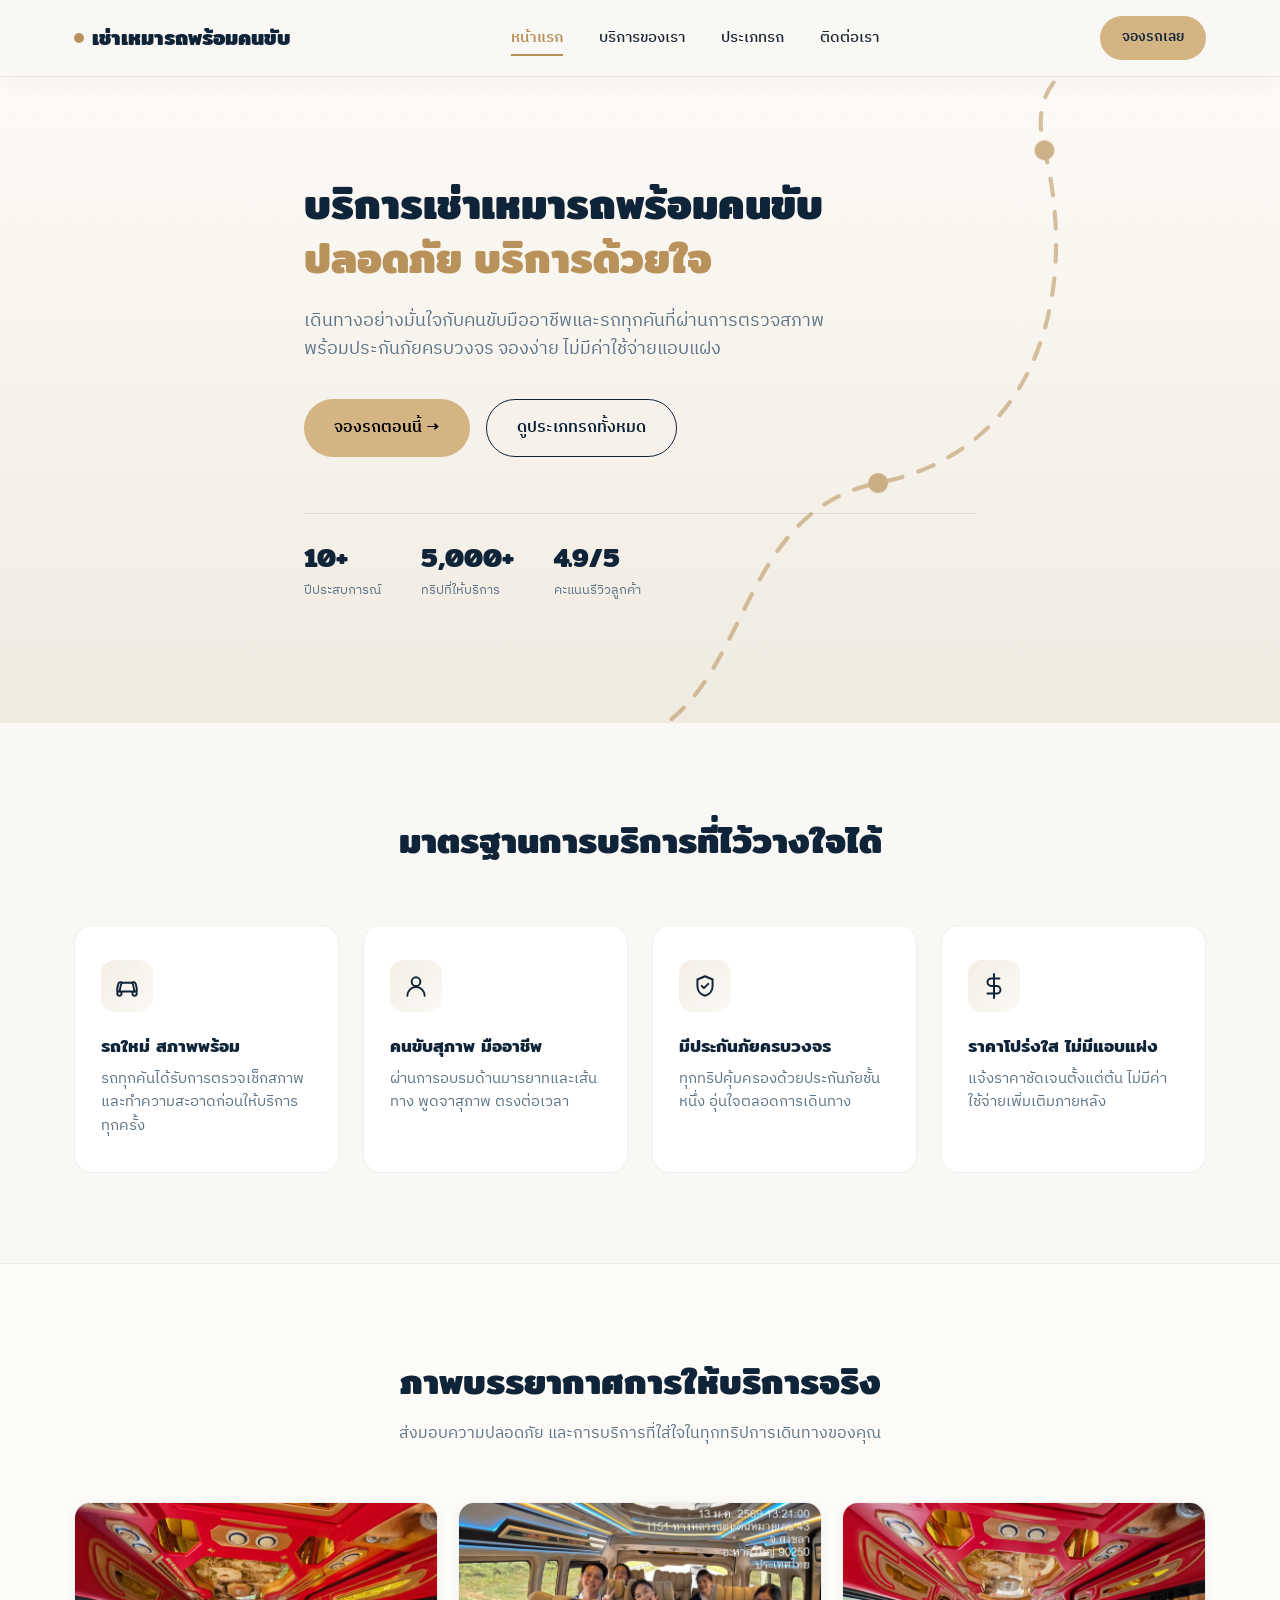
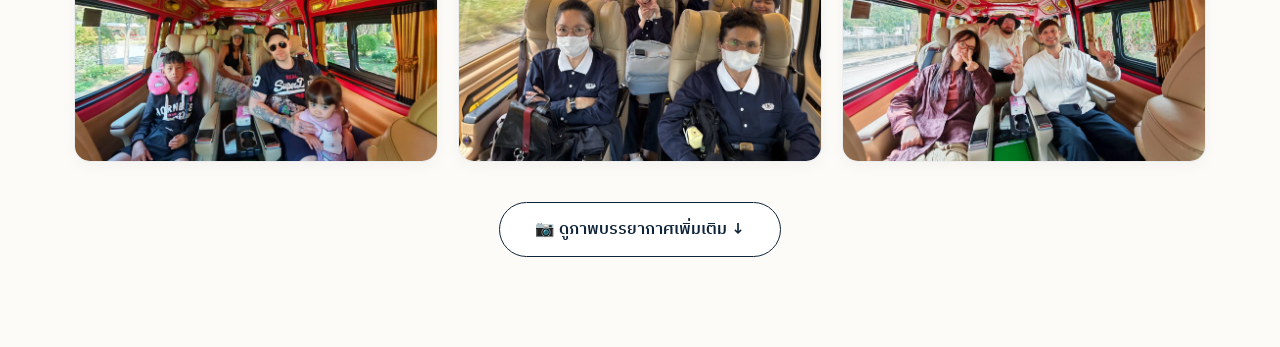
<file: index.html>
<!doctype html>
<html lang="th">
  <head>
    <meta charset="UTF-8" />
    <meta name="viewport" content="width=device-width, initial-scale=1.0" />
    <title>เช่าเหมารถพร้อมคนขับ | บริการรถส่วนตัว 24 ชม.</title>

    <link rel="preconnect" href="https://fonts.googleapis.com" />
    <link rel="preconnect" href="https://fonts.gstatic.com" crossorigin />
    <link
      href="https://fonts.googleapis.com/css2?family=IBM+Plex+Sans+Thai:wght@300;400;500;600&family=Mitr:wght@300;400;500;600&display=swap"
      rel="stylesheet"
    />

    <link rel="stylesheet" href="style.css?v=4" />
  </head>
  <body>
    <header class="navbar">
      <div class="container nav-inner">
        <a href="index.html" class="logo"
          ><span class="logo-mark"></span>เช่าเหมารถพร้อมคนขับ</a
        >
        <nav class="nav-links">
          <a href="index.html" class="active">หน้าแรก</a>
          <a href="services.html">บริการของเรา</a>
          <a href="vehicles.html">ประเภทรถ</a>
          <a href="contact.html">ติดต่อเรา</a>
        </nav>

        <div style="display: flex; align-items: center; gap: 10px">
          <a href="contact.html" class="nav-cta">จองรถเลย</a>
          <button class="hamburger-menu" aria-label="เปิดเมนู">
            <span></span>
            <span></span>
            <span></span>
          </button>
        </div>
      </div>
    </header>

    <section class="hero">
      <svg
        class="route-svg"
        viewBox="0 0 500 500"
        preserveAspectRatio="xMidYMid slice"
        aria-hidden="true"
      >
        <path
          class="route-path"
          d="M 40 460 C 150 460, 120 320, 220 300 S 340 180, 320 100 S 420 40, 460 20"
        />
        <circle
          class="route-dot"
          cx="40"
          cy="460"
          r="6"
          style="animation-delay: 0.4s"
        />
        <circle
          class="route-dot"
          cx="220"
          cy="300"
          r="6"
          style="animation-delay: 1.6s"
        />
        <circle
          class="route-dot"
          cx="320"
          cy="100"
          r="6"
          style="animation-delay: 2.6s"
        />
        <circle
          class="route-dot"
          cx="460"
          cy="20"
          r="7"
          style="animation-delay: 3.4s"
        />
      </svg>

      <div class="container hero-inner">
        <h1>
          บริการเช่าเหมารถพร้อมคนขับ<br /><span class="accent"
            >ปลอดภัย บริการด้วยใจ</span
          >
        </h1>
        <p>
          เดินทางอย่างมั่นใจกับคนขับมืออาชีพและรถทุกคันที่ผ่านการตรวจสภาพ
          พร้อมประกันภัยครบวงจร จองง่าย ไม่มีค่าใช้จ่ายแอบแฝง
        </p>
        <div class="hero-actions">
          <a href="contact.html" class="btn-primary"> จองรถตอนนี้ → </a>
          <a href="vehicles.html" class="btn-secondary">ดูประเภทรถทั้งหมด</a>
        </div>

        <div class="hero-stats">
          <div class="hero-stat">
            <strong>10+</strong>
            <span>ปีประสบการณ์</span>
          </div>
          <div class="hero-stat">
            <strong>5,000+</strong>
            <span>ทริปที่ให้บริการ</span>
          </div>
          <div class="hero-stat">
            <strong>4.9/5</strong>
            <span>คะแนนรีวิวลูกค้า</span>
          </div>
        </div>
      </div>
    </section>

    <section class="features">
      <div class="container">
        <div class="section-head">
          <h2>มาตรฐานการบริการที่ไว้วางใจได้</h2>
        </div>

        <div class="feature-grid">
          <div class="feature-card">
            <div class="feature-icon">
              <svg
                viewBox="0 0 24 24"
                fill="none"
                stroke-width="1.8"
                stroke-linecap="round"
                stroke-linejoin="round"
              >
                <path
                  d="M5 17h14M5 17a2 2 0 100 4 2 2 0 000-4zm14 0a2 2 0 100 4 2 2 0 000-4zM5 17l1.5-6.5a2 2 0 011.9-1.5h7.2a2 2 0 011.9 1.5L19 17M5 17H3v-3M19 17h2v-3M3 14l1-4a2 2 0 012-1.5h1M21 14l-1-4a2 2 0 00-2-1.5h-1"
                />
              </svg>
            </div>
            <h3>รถใหม่ สภาพพร้อม</h3>
            <p>
              รถทุกคันได้รับการตรวจเช็กสภาพและทำความสะอาดก่อนให้บริการทุกครั้ง
            </p>
          </div>

          <div class="feature-card">
            <div class="feature-icon">
              <svg
                viewBox="0 0 24 24"
                fill="none"
                stroke-width="1.8"
                stroke-linecap="round"
                stroke-linejoin="round"
              >
                <circle cx="12" cy="8" r="4" />
                <path d="M4 21c0-4.4 3.6-8 8-8s8 3.6 8 8" />
              </svg>
            </div>
            <h3>คนขับสุภาพ มืออาชีพ</h3>
            <p>ผ่านการอบรมด้านมารยาทและเส้นทาง พูดจาสุภาพ ตรงต่อเวลา</p>
          </div>

          <div class="feature-card">
            <div class="feature-icon">
              <svg
                viewBox="0 0 24 24"
                fill="none"
                stroke-width="1.8"
                stroke-linecap="round"
                stroke-linejoin="round"
              >
                <path d="M12 3l7 3v6c0 4.5-3 8-7 9-4-1-7-4.5-7-9V6l7-3z" />
                <path d="M9 12l2 2 4-4" />
              </svg>
            </div>
            <h3>มีประกันภัยครบวงจร</h3>
            <p>ทุกทริปคุ้มครองด้วยประกันภัยชั้นหนึ่ง อุ่นใจตลอดการเดินทาง</p>
          </div>

          <div class="feature-card">
            <div class="feature-icon">
              <svg
                viewBox="0 0 24 24"
                fill="none"
                stroke-width="1.8"
                stroke-linecap="round"
                stroke-linejoin="round"
              >
                <path
                  d="M12 1v22M17 5H9.5a3.5 3.5 0 000 7h5a3.5 3.5 0 010 7H6"
                />
              </svg>
            </div>
            <h3>ราคาโปร่งใส ไม่มีแอบแฝง</h3>
            <p>แจ้งราคาชัดเจนตั้งแต่ต้น ไม่มีค่าใช้จ่ายเพิ่มเติมภายหลัง</p>
          </div>
        </div>
      </div>
    </section>

    <!-- ส่วนภาพบรรยากาศการให้บริการจริง (Real Service Moments) -->
    <section
      class="service-moments"
      style="
        padding: 90px 0;
        background: #fdfbf7; /* เปลี่ยนเป็นสีครีมอ่อนสว่าง สบายตาขึ้น */
        border-top: 1px solid rgba(15, 36, 56, 0.05);
      "
    >
      <div class="container">
        <div class="section-head">
          <h2>ภาพบรรยากาศการให้บริการจริง</h2>
          <p
            style="
              color: var(--slate);
              font-size: 1rem;
              max-width: 600px;
              margin: 10px auto 0;
            "
          >
            ส่งมอบความปลอดภัย และการบริการที่ใส่ใจในทุกทริปการเดินทางของคุณ
          </p>
        </div>

        <!-- กรอบรูปแกลเลอรี (ปรับให้แสดง 3 รูปแรกก่อน) -->
        <div class="moments-grid">
          <div class="moment-card">
            <img
              src="rw1.jpg"
              alt="บรรยากาศบริการ 1"
              onerror="
                this.src =
                  'https://placehold.co/600x400/0f2438/d4b483?text=Service+1'
              "
            />
          </div>
          <div class="moment-card">
            <img
              src="rw2.jpg"
              alt="บรรยากาศบริการ 2"
              onerror="
                this.src =
                  'https://placehold.co/600x400/0f2438/d4b483?text=Service+2'
              "
            />
          </div>
          <div class="moment-card">
            <img
              src="rw3.jpg"
              alt="บรรยากาศบริการ 3"
              onerror="
                this.src =
                  'https://placehold.co/600x400/0f2438/d4b483?text=Service+3'
              "
            />
          </div>

          <!-- ใส่คลาส hidden-moment ที่รูปที่ 4 เป็นต้นไป (ซ่อนไว้รอเปิดพร้อมกันทีเดียว 6 รูป) -->
          <div class="moment-card hidden-moment">
            <img
              src="rw4.jpg"
              alt="บรรยากาศบริการ 4"
              onerror="
                this.src =
                  'https://placehold.co/600x400/0f2438/d4b483?text=Service+4'
              "
            />
          </div>
          <div class="moment-card hidden-moment">
            <img
              src="rw5.jpg"
              alt="บรรยากาศบริการ 5"
              onerror="
                this.src =
                  'https://placehold.co/600x400/0f2438/d4b483?text=Service+5'
              "
            />
          </div>
          <div class="moment-card hidden-moment">
            <img
              src="rw6.jpg"
              alt="บรรยากาศบริการ 6"
              onerror="
                this.src =
                  'https://placehold.co/600x400/0f2438/d4b483?text=Service+6'
              "
            />
          </div>
          <div class="moment-card hidden-moment">
            <img
              src="rw7.jpg"
              alt="บรรยากาศบริการ 7"
              onerror="
                this.src =
                  'https://placehold.co/600x400/0f2438/d4b483?text=Service+7'
              "
            />
          </div>
          <div class="moment-card hidden-moment">
            <img
              src="rw8.jpg"
              alt="บรรยากาศบริการ 8"
              onerror="
                this.src =
                  'https://placehold.co/600x400/0f2438/d4b483?text=Service+8'
              "
            />
          </div>
          <div class="moment-card hidden-moment">
            <img
              src="rw9.jpg"
              alt="บรรยากาศบริการ 9"
              onerror="
                this.src =
                  'https://placehold.co/600x400/0f2438/d4b483?text=Service+9'
              "
            />
          </div>
        </div>

        <!-- ปุ่มกดดูเพิ่มเติม -->
        <div style="text-align: center; margin-top: 40px">
          <button
            id="toggleMomentsBtn"
            class="btn-secondary"
            style="
              background: var(--white);
              cursor: pointer;
              border-radius: 999px;
              padding: 14px 35px;
              font-family: var(--font-body);
              font-weight: 600;
            "
          >
            📷 ดูภาพบรรยากาศเพิ่มเติม ↓
          </button>
        </div>
      </div>
    </section>

    <!-- ใส่โค้ดนี้ไว้ก่อนปิดแท็ก body ในทุกๆ หน้า -->
    <script>
      document.addEventListener("DOMContentLoaded", function () {
        // 1. เมนูมือถือ Hamburger
        const hamburger = document.querySelector(".hamburger-menu");
        const navLinks = document.querySelector(".nav-links");

        if (hamburger && navLinks) {
          hamburger.addEventListener("click", function () {
            navLinks.classList.toggle("active");
          });
        }

        // 2. ปุ่มเปิด/ซ่อน ภาพบรรยากาศให้บริการจริง (9 รูป)
        const toggleBtn = document.getElementById("toggleMomentsBtn");
        const hiddenMoments = document.querySelectorAll(".hidden-moment");
        let isExpanded = false;

        if (toggleBtn && hiddenMoments.length > 0) {
          toggleBtn.addEventListener("click", function () {
            isExpanded = !isExpanded;
            hiddenMoments.forEach(function (card) {
              card.style.display = isExpanded ? "block" : "none";
            });

            if (isExpanded) {
              toggleBtn.innerHTML = "↑ ย่อรูปภาพเก็บ";
              toggleBtn.style.background = "var(--brass-light)";
              toggleBtn.style.color = "#000000";
            } else {
              toggleBtn.innerHTML =
                "📷 ดูภาพบรรยากาศเพิ่มเติม (ทั้งหมด 9 รูป) ↓";
              toggleBtn.style.background = "var(--white)";
              toggleBtn.style.color = "var(--navy)";
              // เลื่อนหน้าจอเบาๆ กลับมาที่หัวข้อแกลเลอรีตอนกดย่อ
              document
                .querySelector(".service-moments")
                .scrollIntoView({ behavior: "smooth" });
            }
          });
        }
      });
    </script>
  </body>
</html>
</file>
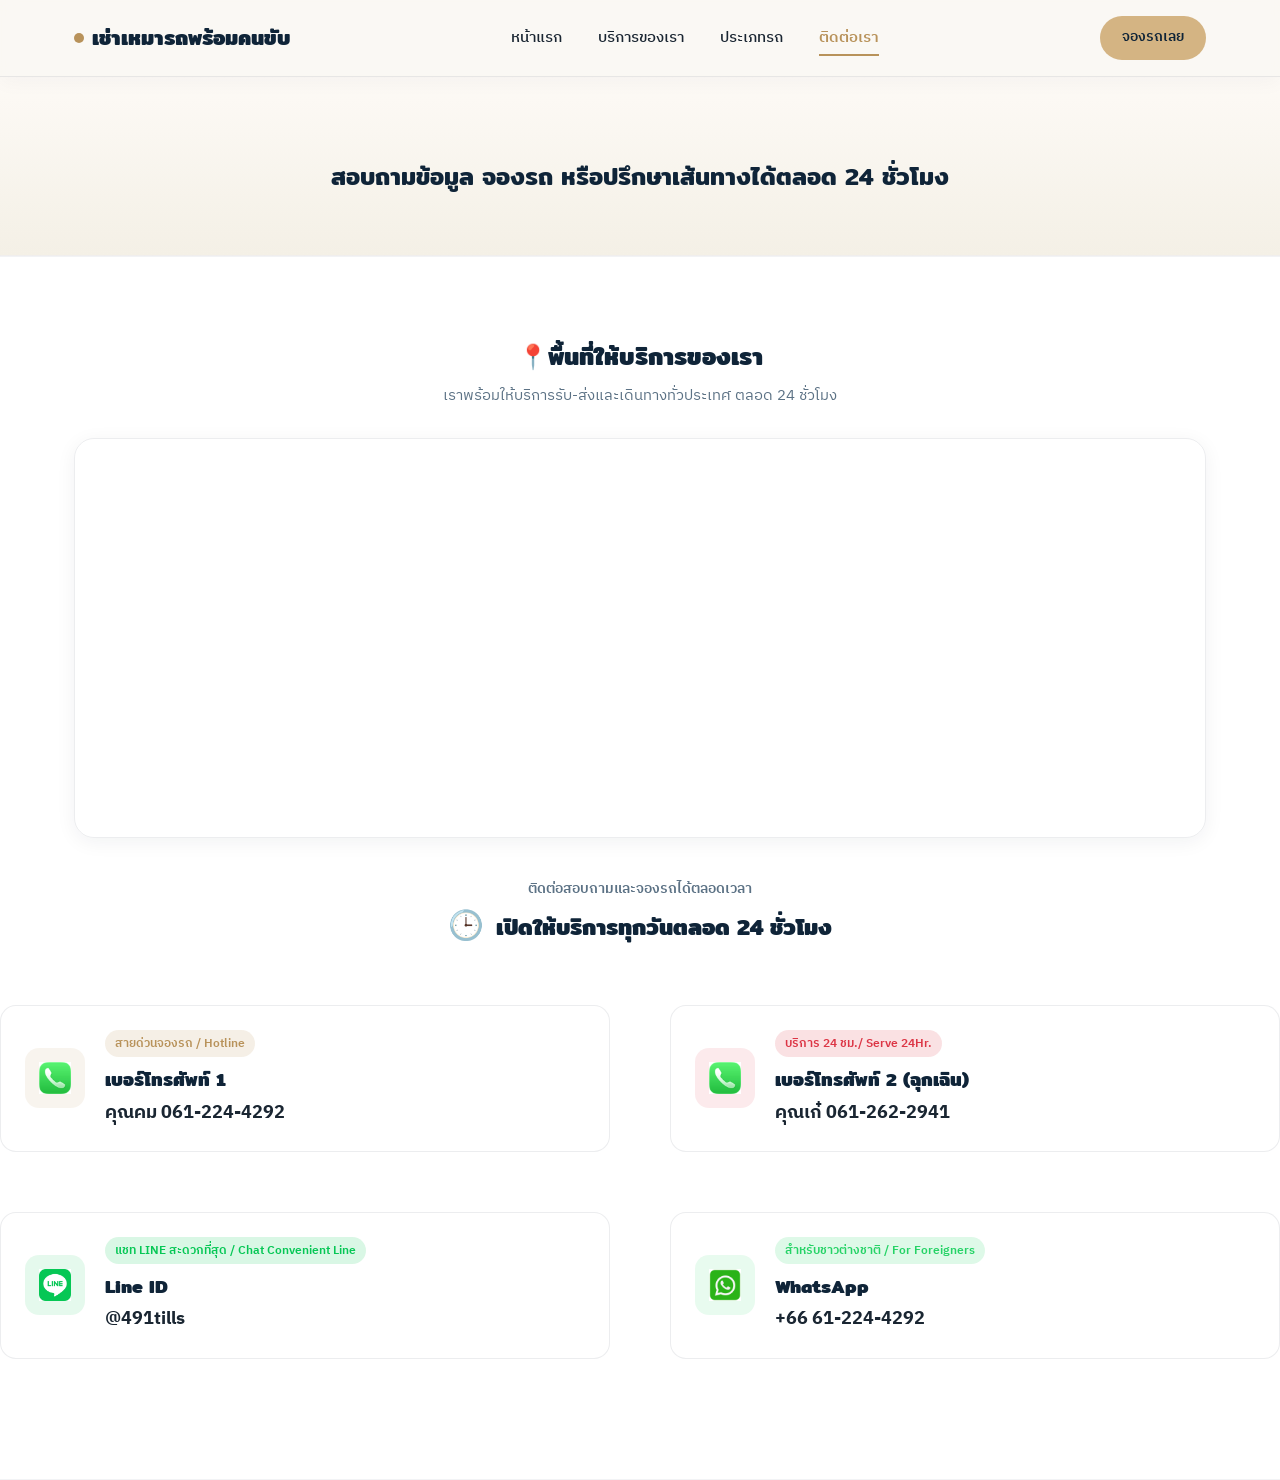
<file: contact.html>
<!doctype html>
<html lang="th">
  <head>
    <meta charset="UTF-8" />
    <meta name="viewport" content="width=device-width, initial-scale=1.0" />
    <title>เช่าเหมารถพร้อมคนขับ | บริการรถส่วนตัว 24 ชม.</title>

    <link rel="preconnect" href="https://fonts.googleapis.com" />
    <link rel="preconnect" href="https://fonts.gstatic.com" crossorigin />
    <link
      href="https://fonts.googleapis.com/css2?family=IBM+Plex+Sans+Thai:wght@300;400;500;600&family=Mitr:wght@300;400;500;600&display=swap"
      rel="stylesheet"
    />

    <link rel="stylesheet" href="style.css?v=4" />
  </head>
  <body>
    <header class="navbar">
      <div class="container nav-inner">
        <a href="index.html" class="logo"
          ><span class="logo-mark"></span>เช่าเหมารถพร้อมคนขับ</a
        >
        <nav class="nav-links">
          <a href="index.html">หน้าแรก</a>
          <a href="services.html">บริการของเรา</a>
          <a href="vehicles.html">ประเภทรถ</a>
          <a href="contact.html" class="active">ติดต่อเรา</a>
        </nav>

        <div style="display: flex; align-items: center; gap: 10px">
          <a href="contact.html" class="nav-cta">จองรถเลย</a>
          <button class="hamburger-menu" aria-label="เปิดเมนู">
            <span></span>
            <span></span>
            <span></span>
          </button>
        </div>
      </div>
    </header>
    <!-- ใส่โค้ดนี้ไว้ก่อนปิดแท็ก body ในทุกๆ หน้า -->
    <script>
      document.addEventListener("DOMContentLoaded", function () {
        const hamburger = document.querySelector(".hamburger-menu");
        const navLinks = document.querySelector(".nav-links");

        if (hamburger && navLinks) {
          hamburger.addEventListener("click", function () {
            // สั่งเปิด-ปิดคลาส active เพื่อแสดง/ซ่อนเมนู
            navLinks.classList.toggle("active");
          });
        }
      });
    </script>
  </body>
</html>

<section class="page-header">
  <div class="container">
    <h1
      style="
        font-size: clamp(
          1.2rem,
          2.5vw,
          1.5rem
        ); /* ปรับขนาดให้เล็กลงตรงนี้ครับ */
        line-height: 1.6;
        font-weight: 400;
        max-width: 800px;
        margin: 0 auto;
      "
    >
      <strong style="color: var(--navy); font-weight: 600"
        >สอบถามข้อมูล จองรถ หรือปรึกษาเส้นทางได้ตลอด 24 ชั่วโมง</strong
      >
    </h1>
  </div>
</section>

<!-- เริ่มต้นส่วนที่ต้องการเปลี่ยนสีพื้นหลัง (ตัวอย่างใช้สีขาว --white หรือเปลี่ยนโค้ดสีได้ตามใจชอบ) -->
<section
  style="
    background-color: var(--white);
    padding: 60px 0;
    border-top: 1px solid rgba(15, 36, 56, 0.05);
    border-bottom: 1px solid rgba(15, 36, 56, 0.05);
  "
>
  <!-- ส่วนแผนที่หรือจุดให้บริการ (Google Maps Embed) -->
  <section style="padding: 20px 0 60px 0">
    <div class="container">
      <div style="text-align: center; margin-bottom: 30px">
        <h2 style="font-size: 1.5rem; color: var(--navy); margin-bottom: 8px">
          📍พื้นที่ให้บริการของเรา
        </h2>
        <p style="color: var(--slate); font-size: 0.95rem">
          เราพร้อมให้บริการรับ-ส่งและเดินทางทั่วประเทศ ตลอด 24 ชั่วโมง
        </p>
      </div>

      <!-- กรอบแผนที่สไตล์พรีเมียม -->
      <div
        style="
          width: 100%;
          height: 400px;
          border-radius: 20px;
          overflow: hidden;
          border: 1px solid rgba(15, 36, 56, 0.08);
          box-shadow: 0 4px 20px rgba(15, 36, 56, 0.06);
        "
      >
        <iframe
          src="https://www.google.com/maps/embed?pb=!1m18!1m12!1m3!1d47238.96095564414!2d100.79774600431318!3d13.717401425010095!2m3!1f0!2f0!3f0!3m2!1i1024!2i768!4f13.1!3m3!1m2!1s0x311d6900651e7d6b%3A0xaabad978b146fef7!2z4Lir4Lih4Li54LmI4Lia4LmJ4Liy4LiZ4Lie4Lik4LiB4Lip4Liy4Lin4Li04Lil4Lil4LmMIDExMA!5e1!3m2!1sth!2sth!4v1785225639687!5m2!1sth!2sth"
          width="100%"
          height="100%"
          style="border: 0"
          allowfullscreen=""
          loading="lazy"
          referrerpolicy="no-referrer-when-downgrade"
        >
        </iframe>
      </div>
    </div>

    <!-- ส่วนเวลาทำการ: ดีไซน์แบบข้อความเรียบง่าย ไม่มีกรอบกล่อง -->
    <div style="text-align: center; margin: 40px 0 60px 0">
      <div
        style="
          display: flex;
          flex-direction: column;
          align-items: center;
          gap: 8px;
        "
      >
        <span style="font-size: 0.9rem; color: var(--slate); font-weight: 600"
          >ติดต่อสอบถามและจองรถได้ตลอดเวลา</span
        >
        <div style="display: flex; align-items: center; gap: 12px">
          <span style="font-size: 1.8rem; line-height: 1">🕒</span>
          <h3
            style="
              margin: 0;
              font-size: 1.4rem;
              font-weight: 700;
              color: var(--navy);
            "
          >
            เปิดให้บริการทุกวันตลอด 24 ชั่วโมง
          </h3>
        </div>
      </div>
    </div>

    <!-- ส่วนรายการติดต่อ: ดีไซน์ใหม่ระดับมืออาชีพ (Pro Contact Cards) -->
    <div class="contact-grid">
      <!-- เบอร์โทรศัพท์ 1 -->
      <a href="tel:0612244292" class="pro-contact-card">
        <div class="pro-icon-box phone-icon">
          <img
            src="hp.jpg"
            alt="เบอร์โทรศัพท์ 1"
            onerror="this.style.display = 'none'"
          />
        </div>
        <div class="pro-contact-info">
          <span class="pro-badge">สายด่วนจองรถ / Hotline </span>
          <h3>เบอร์โทรศัพท์ 1</h3>
          <p>คุณคม 061-224-4292</p>
        </div>
      </a>

      <!-- เบอร์โทรศัพท์ 2 (ฉุกเฉิน) -->
      <a href="tel:0971155277" class="pro-contact-card">
        <div class="pro-icon-box emergency-icon">
          <img
            src="hp.jpg"
            alt="เบอร์โทรศัพท์ 2"
            onerror="this.style.display = 'none'"
          />
        </div>
        <div class="pro-contact-info">
          <span class="pro-badge badge-emergency"
            >บริการ 24 ชม./ Serve 24Hr.</span
          >
          <h3>เบอร์โทรศัพท์ 2 (ฉุกเฉิน)</h3>
          <p>คุณเก๋ 061-262-2941</p>
        </div>
      </a>

      <!-- Line ID -->
      <a href="https://lin.ee/To2L3Rk" class="pro-contact-card">
        <div class="pro-icon-box line-icon">
          <img
            src="line.png"
            alt="Line ID"
            onerror="this.style.display = 'none'"
          />
        </div>
        <div class="pro-contact-info">
          <span class="pro-badge badge-line"
            >แชท LINE สะดวกที่สุด / Chat Convenient Line</span
          >
          <h3>Line ID</h3>
          <p>@491tills</p>
        </div>
      </a>

      <!-- WhatsApp -->
      <a href="https://wa.me/66612244292" class="pro-contact-card">
        <div class="pro-icon-box wa-icon">
          <img
            src="wa.png"
            alt="WhatsApp"
            onerror="this.style.display = 'none'"
          />
        </div>
        <div class="pro-contact-info">
          <span class="pro-badge badge-wa"
            >สำหรับชาวต่างชาติ / For Foreigners</span
          >
          <h3>WhatsApp</h3>
          <p>+66 61-224-4292</p>
        </div>
      </a>
    </div>
  </section>
</section>
</file>
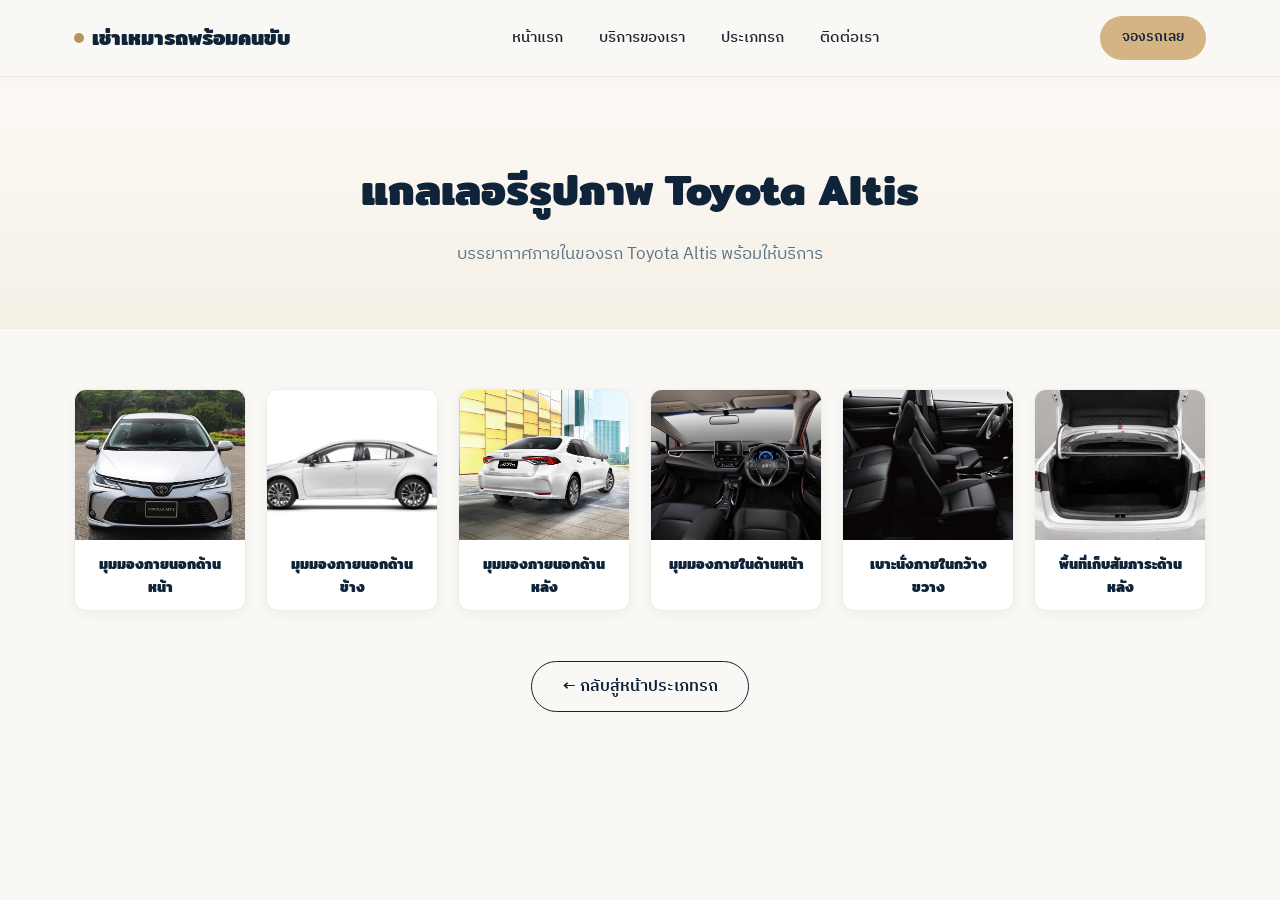
<file: gallery-altis.html>
<!doctype html>
<html lang="th">
  <head>
    <meta charset="UTF-8" />
    <meta name="viewport" content="width=device-width, initial-scale=1.0" />
    <title>เช่าเหมารถพร้อมคนขับ | บริการรถส่วนตัว 24 ชม.</title>

    <link rel="preconnect" href="https://fonts.googleapis.com" />
    <link rel="preconnect" href="https://fonts.gstatic.com" crossorigin />
    <link
      href="https://fonts.googleapis.com/css2?family=IBM+Plex+Sans+Thai:wght@300;400;500;600&family=Mitr:wght@300;400;500;600&display=swap"
      rel="stylesheet"
    />

    <link rel="stylesheet" href="style.css?v=4" />
  </head>
  <body>
    <header class="navbar">
      <div class="container nav-inner">
        <a href="index.html" class="logo"
          ><span class="logo-mark"></span>เช่าเหมารถพร้อมคนขับ</a
        >
        <nav class="nav-links">
          <a href="index.html">หน้าแรก</a>
          <a href="services.html">บริการของเรา</a>
          <a href="vehicles.html">ประเภทรถ</a>
          <a href="contact.html">ติดต่อเรา</a>
        </nav>

        <div style="display: flex; align-items: center; gap: 10px">
          <a href="contact.html" class="nav-cta">จองรถเลย</a>
          <button class="hamburger-menu" aria-label="เปิดเมนู">
            <span></span>
            <span></span>
            <span></span>
          </button>
        </div>
      </div>
    </header>
  </body>
</html>

<!-- ส่วนหัวของหน้าแกลเลอรี -->
    <section class="page-header">
      <div class="container">
        <h1>แกลเลอรีรูปภาพ Toyota Altis</h1>
        <p>บรรยากาศภายในของรถ Toyota Altis พร้อมให้บริการ</p>
      </div>
    </section>

<!-- ส่วนแสดงกรอบรูปภาพ 3 รูป -->
    <section style="padding: 60px 0;">
      <div class="container">
        <div class="gallery-grid" style="display: grid; grid-template-columns: repeat(6, 1fr); gap: 20px;">
          
        <!-- กรอบรูปที่ 1 -->
        <div class="gallery-card" style="background: var(--white); border-radius: 12px; overflow: hidden; border: 1px solid rgba(15, 36, 56, 0.08); box-shadow: 0 4px 15px rgba(0,0,0,0.04);">
          <div style="height: 150px; background: #f4f4f4; overflow: hidden;">
            <img src="altis1.jpg" alt="มุมมอง 1" style="width: 100%; height: 100%; object-fit: cover;">
          </div>
        <div style="padding: 12px; text-align: center;">
      <h3 style="font-size: 0.9rem; color: var(--navy);">มุมมองภายนอกด้านหน้า</h3>
    </div>
  </div>

         <!-- กรอบรูปที่ 2 -->
        <div class="gallery-card" style="background: var(--white); border-radius: 12px; overflow: hidden; border: 1px solid rgba(15, 36, 56, 0.08); box-shadow: 0 4px 15px rgba(0,0,0,0.04);">
          <div style="height: 150px; background: #f4f4f4; overflow: hidden;">
            <img src="altis2.jpg" alt="มุมมอง 2" style="width: 100%; height: 100%; object-fit: cover;">
          </div>
        <div style="padding: 12px; text-align: center;">
      <h3 style="font-size: 0.9rem; color: var(--navy);">มุมมองภายนอกด้านข้าง</h3>
    </div>
  </div>

        <!-- กรอบรูปที่ 3 -->
        <div class="gallery-card" style="background: var(--white); border-radius: 12px; overflow: hidden; border: 1px solid rgba(15, 36, 56, 0.08); box-shadow: 0 4px 15px rgba(0,0,0,0.04);">
          <div style="height: 150px; background: #f4f4f4; overflow: hidden;">
            <img src="altis3.jpg" alt="มุมมอง 3" style="width: 100%; height: 100%; object-fit: cover;">
          </div>
        <div style="padding: 12px; text-align: center;">
      <h3 style="font-size: 0.9rem; color: var(--navy);">มุมมองภายนอกด้านหลัง</h3>
    </div>
  </div>

        <!-- กรอบรูปที่ 4 -->
        <div class="gallery-card" style="background: var(--white); border-radius: 12px; overflow: hidden; border: 1px solid rgba(15, 36, 56, 0.08); box-shadow: 0 4px 15px rgba(0,0,0,0.04);">
          <div style="height: 150px; background: #f4f4f4; overflow: hidden;">
            <img src="altis4.jpg" alt="มุมมอง 4" style="width: 100%; height: 100%; object-fit: cover;">
          </div>
        <div style="padding: 12px; text-align: center;">
      <h3 style="font-size: 0.9rem; color: var(--navy);">มุมมองภายในด้านหน้า</h3>
    </div>
  </div>

        <!-- กรอบรูปที่ 5 -->
        <div class="gallery-card" style="background: var(--white); border-radius: 12px; overflow: hidden; border: 1px solid rgba(15, 36, 56, 0.08); box-shadow: 0 4px 15px rgba(0,0,0,0.04);">
          <div style="height: 150px; background: #f4f4f4; overflow: hidden;">
            <img src="altis5.jpg" alt="มุมมอง 5" style="width: 100%; height: 100%; object-fit: cover;">
          </div>
        <div style="padding: 12px; text-align: center;">
      <h3 style="font-size: 0.9rem; color: var(--navy);">เบาะนั่งภายในกว้างขวาง</h3>
    </div>
  </div>

        <!-- กรอบรูปที่ 6 -->
        <div class="gallery-card" style="background: var(--white); border-radius: 12px; overflow: hidden; border: 1px solid rgba(15, 36, 56, 0.08); box-shadow: 0 4px 15px rgba(0,0,0,0.04);">
          <div style="height: 150px; background: #f4f4f4; overflow: hidden;">
            <img src="altis6.jpg" alt="มุมมอง 6" style="width: 100%; height: 100%; object-fit: cover;">
          </div>
        <div style="padding: 12px; text-align: center;">
      <h3 style="font-size: 0.9rem; color: var(--navy);">พื้นที่เก็บสัมภาระด้านหลัง</h3>
    </div>
  </div>

</div>

        <!-- ปุ่มย้อนกลับไปหน้าประเภทรถ -->
        <div style="text-align: center; margin-top: 50px;">
          <a href="vehicles.html" class="btn-secondary" style="padding: 12px 30px; border-radius: 999px; border: 1px solid var(--navy); color: var(--navy); display: inline-block;">← กลับสู่หน้าประเภทรถ</a>
        </div>
      </div>
    </section>
<!-- ใส่โค้ดนี้ไว้ก่อนปิดแท็ก body ในทุกๆ หน้า -->
    <script>
      document.addEventListener('DOMContentLoaded', function() {
        const hamburger = document.querySelector('.hamburger-menu');
        const navLinks = document.querySelector('.nav-links');

        if (hamburger && navLinks) {
          hamburger.addEventListener('click', function() {
            // สั่งเปิด-ปิดคลาส active เพื่อแสดง/ซ่อนเมนู
            navLinks.classList.toggle('active');
          });
        }
      });
    </script>
  </body>
</html>
</file>
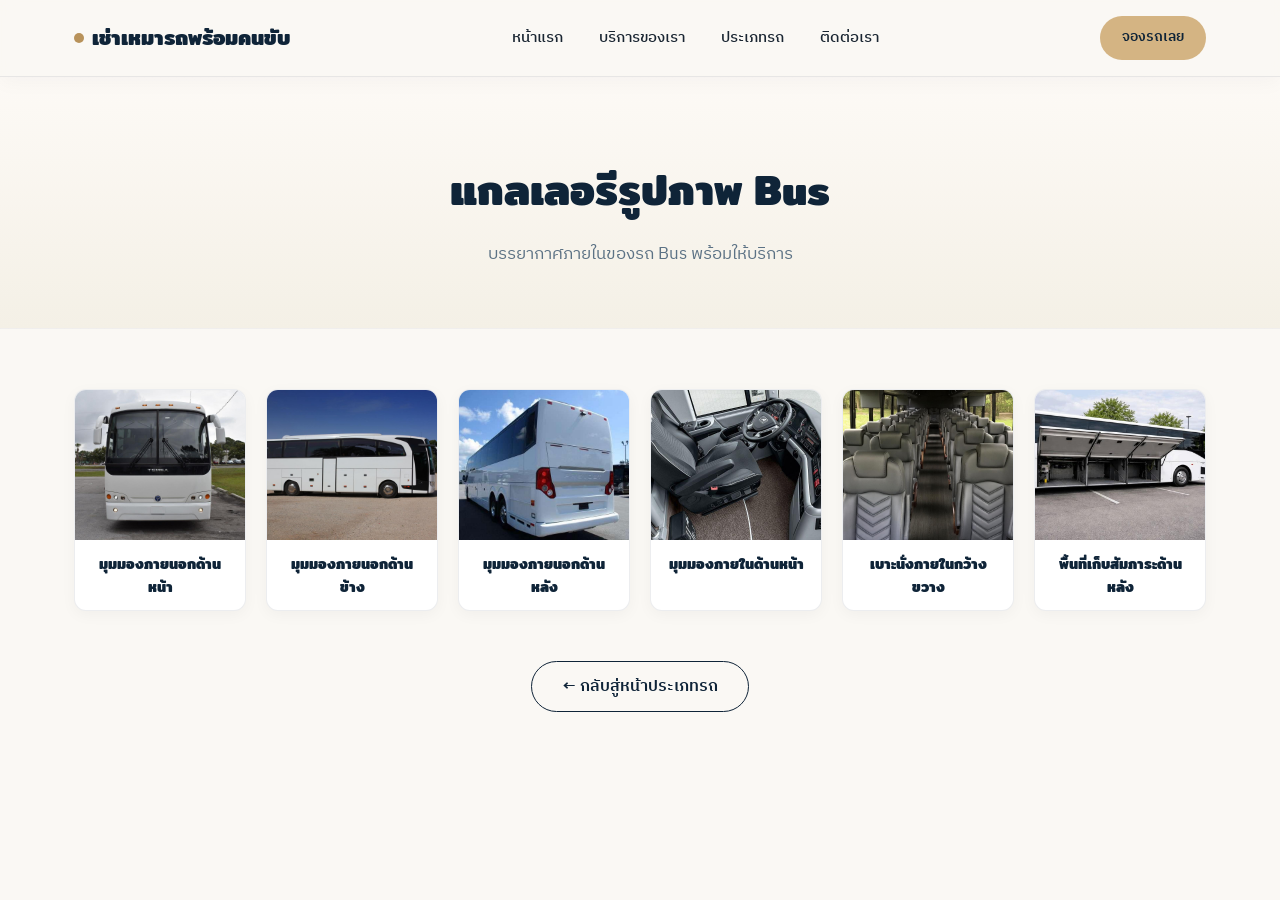
<file: gallery-bus.html>
<!doctype html>
<html lang="th">
  <head>
    <meta charset="UTF-8" />
    <meta name="viewport" content="width=device-width, initial-scale=1.0" />
    <title>เช่าเหมารถพร้อมคนขับ | บริการรถส่วนตัว 24 ชม.</title>

    <link rel="preconnect" href="https://fonts.googleapis.com" />
    <link rel="preconnect" href="https://fonts.gstatic.com" crossorigin />
    <link
      href="https://fonts.googleapis.com/css2?family=IBM+Plex+Sans+Thai:wght@300;400;500;600&family=Mitr:wght@300;400;500;600&display=swap"
      rel="stylesheet"
    />

    <link rel="stylesheet" href="style.css?v=4" />
  </head>
  <body>
    <header class="navbar">
      <div class="container nav-inner">
        <a href="index.html" class="logo"
          ><span class="logo-mark"></span>เช่าเหมารถพร้อมคนขับ</a
        >
        <nav class="nav-links">
          <a href="index.html">หน้าแรก</a>
          <a href="services.html">บริการของเรา</a>
          <a href="vehicles.html">ประเภทรถ</a>
          <a href="contact.html">ติดต่อเรา</a>
        </nav>

        <div style="display: flex; align-items: center; gap: 10px">
          <a href="contact.html" class="nav-cta">จองรถเลย</a>
          <button class="hamburger-menu" aria-label="เปิดเมนู">
            <span></span>
            <span></span>
            <span></span>
          </button>
        </div>
      </div>
    </header>
  </body>
</html>

<!-- ส่วนหัวของหน้าแกลเลอรี -->
    <section class="page-header">
      <div class="container">
        <h1>แกลเลอรีรูปภาพ Bus</h1>
        <p>บรรยากาศภายในของรถ Bus พร้อมให้บริการ</p>
      </div>
    </section>

<!-- ส่วนแสดงกรอบรูปภาพ 3 รูป -->
    <section style="padding: 60px 0;">
      <div class="container">
        <div class="gallery-grid" style="display: grid; grid-template-columns: repeat(6, 1fr); gap: 20px;">
          
        <!-- กรอบรูปที่ 1 -->
        <div class="gallery-card" style="background: var(--white); border-radius: 12px; overflow: hidden; border: 1px solid rgba(15, 36, 56, 0.08); box-shadow: 0 4px 15px rgba(0,0,0,0.04);">
          <div style="height: 150px; background: #f4f4f4; overflow: hidden;">
            <img src="bus1.jpg" alt="มุมมอง 1" style="width: 100%; height: 100%; object-fit: cover;">
          </div>
        <div style="padding: 12px; text-align: center;">
      <h3 style="font-size: 0.9rem; color: var(--navy);">มุมมองภายนอกด้านหน้า</h3>
    </div>
  </div>

         <!-- กรอบรูปที่ 2 -->
        <div class="gallery-card" style="background: var(--white); border-radius: 12px; overflow: hidden; border: 1px solid rgba(15, 36, 56, 0.08); box-shadow: 0 4px 15px rgba(0,0,0,0.04);">
          <div style="height: 150px; background: #f4f4f4; overflow: hidden;">
            <img src="bus2.jpg" alt="มุมมอง 2" style="width: 100%; height: 100%; object-fit: cover;">
          </div>
        <div style="padding: 12px; text-align: center;">
      <h3 style="font-size: 0.9rem; color: var(--navy);">มุมมองภายนอกด้านข้าง</h3>
    </div>
  </div>

        <!-- กรอบรูปที่ 3 -->
        <div class="gallery-card" style="background: var(--white); border-radius: 12px; overflow: hidden; border: 1px solid rgba(15, 36, 56, 0.08); box-shadow: 0 4px 15px rgba(0,0,0,0.04);">
          <div style="height: 150px; background: #f4f4f4; overflow: hidden;">
            <img src="bus3.jpg" alt="มุมมอง 3" style="width: 100%; height: 100%; object-fit: cover;">
          </div>
        <div style="padding: 12px; text-align: center;">
      <h3 style="font-size: 0.9rem; color: var(--navy);">มุมมองภายนอกด้านหลัง</h3>
    </div>
  </div>

        <!-- กรอบรูปที่ 4 -->
        <div class="gallery-card" style="background: var(--white); border-radius: 12px; overflow: hidden; border: 1px solid rgba(15, 36, 56, 0.08); box-shadow: 0 4px 15px rgba(0,0,0,0.04);">
          <div style="height: 150px; background: #f4f4f4; overflow: hidden;">
            <img src="bus4.jpg" alt="มุมมอง 4" style="width: 100%; height: 100%; object-fit: cover;">
          </div>
        <div style="padding: 12px; text-align: center;">
      <h3 style="font-size: 0.9rem; color: var(--navy);">มุมมองภายในด้านหน้า</h3>
    </div>
  </div>

        <!-- กรอบรูปที่ 5 -->
        <div class="gallery-card" style="background: var(--white); border-radius: 12px; overflow: hidden; border: 1px solid rgba(15, 36, 56, 0.08); box-shadow: 0 4px 15px rgba(0,0,0,0.04);">
          <div style="height: 150px; background: #f4f4f4; overflow: hidden;">
            <img src="bus5.jpg" alt="มุมมอง 5" style="width: 100%; height: 100%; object-fit: cover;">
          </div>
        <div style="padding: 12px; text-align: center;">
      <h3 style="font-size: 0.9rem; color: var(--navy);">เบาะนั่งภายในกว้างขวาง</h3>
    </div>
  </div>

        <!-- กรอบรูปที่ 6 -->
        <div class="gallery-card" style="background: var(--white); border-radius: 12px; overflow: hidden; border: 1px solid rgba(15, 36, 56, 0.08); box-shadow: 0 4px 15px rgba(0,0,0,0.04);">
          <div style="height: 150px; background: #f4f4f4; overflow: hidden;">
            <img src="bus6.jpg" alt="มุมมอง 6" style="width: 100%; height: 100%; object-fit: cover;">
          </div>
        <div style="padding: 12px; text-align: center;">
      <h3 style="font-size: 0.9rem; color: var(--navy);">พื้นที่เก็บสัมภาระด้านหลัง</h3>
    </div>
  </div>

</div>

        <!-- ปุ่มย้อนกลับไปหน้าประเภทรถ -->
        <div style="text-align: center; margin-top: 50px;">
          <a href="vehicles.html" class="btn-secondary" style="padding: 12px 30px; border-radius: 999px; border: 1px solid var(--navy); color: var(--navy); display: inline-block;">← กลับสู่หน้าประเภทรถ</a>
        </div>
      </div>
    </section>
<!-- ใส่โค้ดนี้ไว้ก่อนปิดแท็ก body ในทุกๆ หน้า -->
    <script>
      document.addEventListener('DOMContentLoaded', function() {
        const hamburger = document.querySelector('.hamburger-menu');
        const navLinks = document.querySelector('.nav-links');

        if (hamburger && navLinks) {
          hamburger.addEventListener('click', function() {
            // สั่งเปิด-ปิดคลาส active เพื่อแสดง/ซ่อนเมนู
            navLinks.classList.toggle('active');
          });
        }
      });
    </script>
  </body>
</html>
</file>
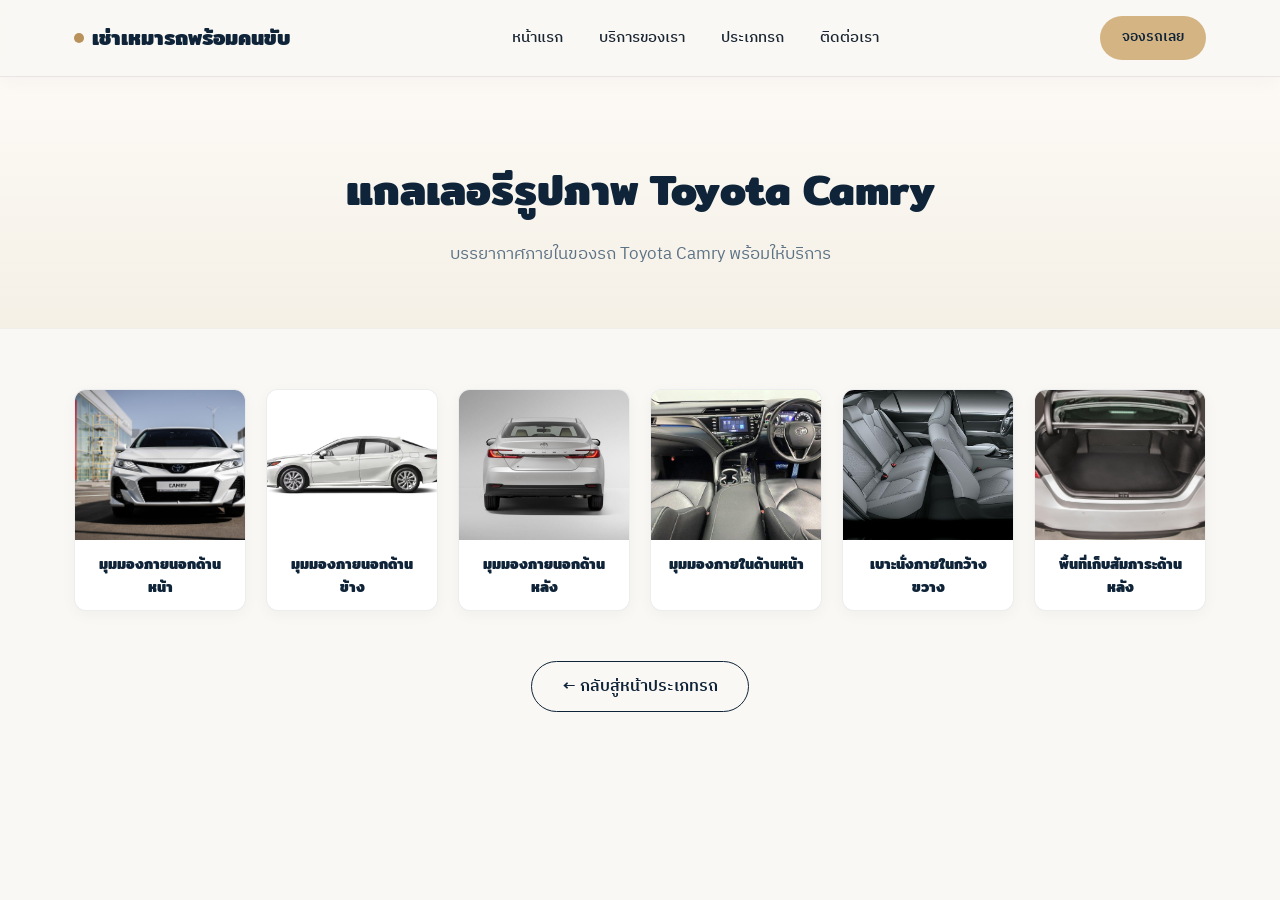
<file: gallery-camry.html>
<!doctype html>
<html lang="th">
  <head>
    <meta charset="UTF-8" />
    <meta name="viewport" content="width=device-width, initial-scale=1.0" />
    <title>เช่าเหมารถพร้อมคนขับ | บริการรถส่วนตัว 24 ชม.</title>

    <link rel="preconnect" href="https://fonts.googleapis.com" />
    <link rel="preconnect" href="https://fonts.gstatic.com" crossorigin />
    <link
      href="https://fonts.googleapis.com/css2?family=IBM+Plex+Sans+Thai:wght@300;400;500;600&family=Mitr:wght@300;400;500;600&display=swap"
      rel="stylesheet"
    />

    <link rel="stylesheet" href="style.css?v=4" />
  </head>
  <body>
    <header class="navbar">
      <div class="container nav-inner">
        <a href="index.html" class="logo"
          ><span class="logo-mark"></span>เช่าเหมารถพร้อมคนขับ</a
        >
        <nav class="nav-links">
          <a href="index.html">หน้าแรก</a>
          <a href="services.html">บริการของเรา</a>
          <a href="vehicles.html">ประเภทรถ</a>
          <a href="contact.html">ติดต่อเรา</a>
        </nav>

        <div style="display: flex; align-items: center; gap: 10px">
          <a href="contact.html" class="nav-cta">จองรถเลย</a>
          <button class="hamburger-menu" aria-label="เปิดเมนู">
            <span></span>
            <span></span>
            <span></span>
          </button>
        </div>
      </div>
    </header>
  </body>
</html>

<!-- ส่วนหัวของหน้าแกลเลอรี -->
    <section class="page-header">
      <div class="container">
        <h1>แกลเลอรีรูปภาพ Toyota Camry</h1>
        <p>บรรยากาศภายในของรถ Toyota Camry พร้อมให้บริการ</p>
      </div>
    </section>

<!-- ส่วนแสดงกรอบรูปภาพ 3 รูป -->
    <section style="padding: 60px 0;">
      <div class="container">
        <div class="gallery-grid" style="display: grid; grid-template-columns: repeat(6, 1fr); gap: 20px;">
          
        <!-- กรอบรูปที่ 1 -->
        <div class="gallery-card" style="background: var(--white); border-radius: 12px; overflow: hidden; border: 1px solid rgba(15, 36, 56, 0.08); box-shadow: 0 4px 15px rgba(0,0,0,0.04);">
          <div style="height: 150px; background: #f4f4f4; overflow: hidden;">
            <img src="camry1.jpg" alt="มุมมอง 1" style="width: 100%; height: 100%; object-fit: cover;">
          </div>
        <div style="padding: 12px; text-align: center;">
      <h3 style="font-size: 0.9rem; color: var(--navy);">มุมมองภายนอกด้านหน้า</h3>
    </div>
  </div>

         <!-- กรอบรูปที่ 2 -->
        <div class="gallery-card" style="background: var(--white); border-radius: 12px; overflow: hidden; border: 1px solid rgba(15, 36, 56, 0.08); box-shadow: 0 4px 15px rgba(0,0,0,0.04);">
          <div style="height: 150px; background: #f4f4f4; overflow: hidden;">
            <img src="camry2.jpg" alt="มุมมอง 2" style="width: 100%; height: 100%; object-fit: cover;">
          </div>
        <div style="padding: 12px; text-align: center;">
      <h3 style="font-size: 0.9rem; color: var(--navy);">มุมมองภายนอกด้านข้าง</h3>
    </div>
  </div>

        <!-- กรอบรูปที่ 3 -->
        <div class="gallery-card" style="background: var(--white); border-radius: 12px; overflow: hidden; border: 1px solid rgba(15, 36, 56, 0.08); box-shadow: 0 4px 15px rgba(0,0,0,0.04);">
          <div style="height: 150px; background: #f4f4f4; overflow: hidden;">
            <img src="camry3.jpg" alt="มุมมอง 3" style="width: 100%; height: 100%; object-fit: cover;">
          </div>
        <div style="padding: 12px; text-align: center;">
      <h3 style="font-size: 0.9rem; color: var(--navy);">มุมมองภายนอกด้านหลัง</h3>
    </div>
  </div>

        <!-- กรอบรูปที่ 4 -->
        <div class="gallery-card" style="background: var(--white); border-radius: 12px; overflow: hidden; border: 1px solid rgba(15, 36, 56, 0.08); box-shadow: 0 4px 15px rgba(0,0,0,0.04);">
          <div style="height: 150px; background: #f4f4f4; overflow: hidden;">
            <img src="camry4.jpg" alt="มุมมอง 4" style="width: 100%; height: 100%; object-fit: cover;">
          </div>
        <div style="padding: 12px; text-align: center;">
      <h3 style="font-size: 0.9rem; color: var(--navy);">มุมมองภายในด้านหน้า</h3>
    </div>
  </div>

        <!-- กรอบรูปที่ 5 -->
        <div class="gallery-card" style="background: var(--white); border-radius: 12px; overflow: hidden; border: 1px solid rgba(15, 36, 56, 0.08); box-shadow: 0 4px 15px rgba(0,0,0,0.04);">
          <div style="height: 150px; background: #f4f4f4; overflow: hidden;">
            <img src="camry5.jpg" alt="มุมมอง 5" style="width: 100%; height: 100%; object-fit: cover;">
          </div>
        <div style="padding: 12px; text-align: center;">
      <h3 style="font-size: 0.9rem; color: var(--navy);">เบาะนั่งภายในกว้างขวาง</h3>
    </div>
  </div>

        <!-- กรอบรูปที่ 6 -->
        <div class="gallery-card" style="background: var(--white); border-radius: 12px; overflow: hidden; border: 1px solid rgba(15, 36, 56, 0.08); box-shadow: 0 4px 15px rgba(0,0,0,0.04);">
          <div style="height: 150px; background: #f4f4f4; overflow: hidden;">
            <img src="camry6.jpg" alt="มุมมอง 6" style="width: 100%; height: 100%; object-fit: cover;">
          </div>
        <div style="padding: 12px; text-align: center;">
      <h3 style="font-size: 0.9rem; color: var(--navy);">พื้นที่เก็บสัมภาระด้านหลัง</h3>
    </div>
  </div>

</div>

        <!-- ปุ่มย้อนกลับไปหน้าประเภทรถ -->
        <div style="text-align: center; margin-top: 50px;">
          <a href="vehicles.html" class="btn-secondary" style="padding: 12px 30px; border-radius: 999px; border: 1px solid var(--navy); color: var(--navy); display: inline-block;">← กลับสู่หน้าประเภทรถ</a>
        </div>
      </div>
    </section>
<!-- ใส่โค้ดนี้ไว้ก่อนปิดแท็ก body ในทุกๆ หน้า -->
    <script>
      document.addEventListener('DOMContentLoaded', function() {
        const hamburger = document.querySelector('.hamburger-menu');
        const navLinks = document.querySelector('.nav-links');

        if (hamburger && navLinks) {
          hamburger.addEventListener('click', function() {
            // สั่งเปิด-ปิดคลาส active เพื่อแสดง/ซ่อนเมนู
            navLinks.classList.toggle('active');
          });
        }
      });
    </script>
  </body>
</html>
</file>
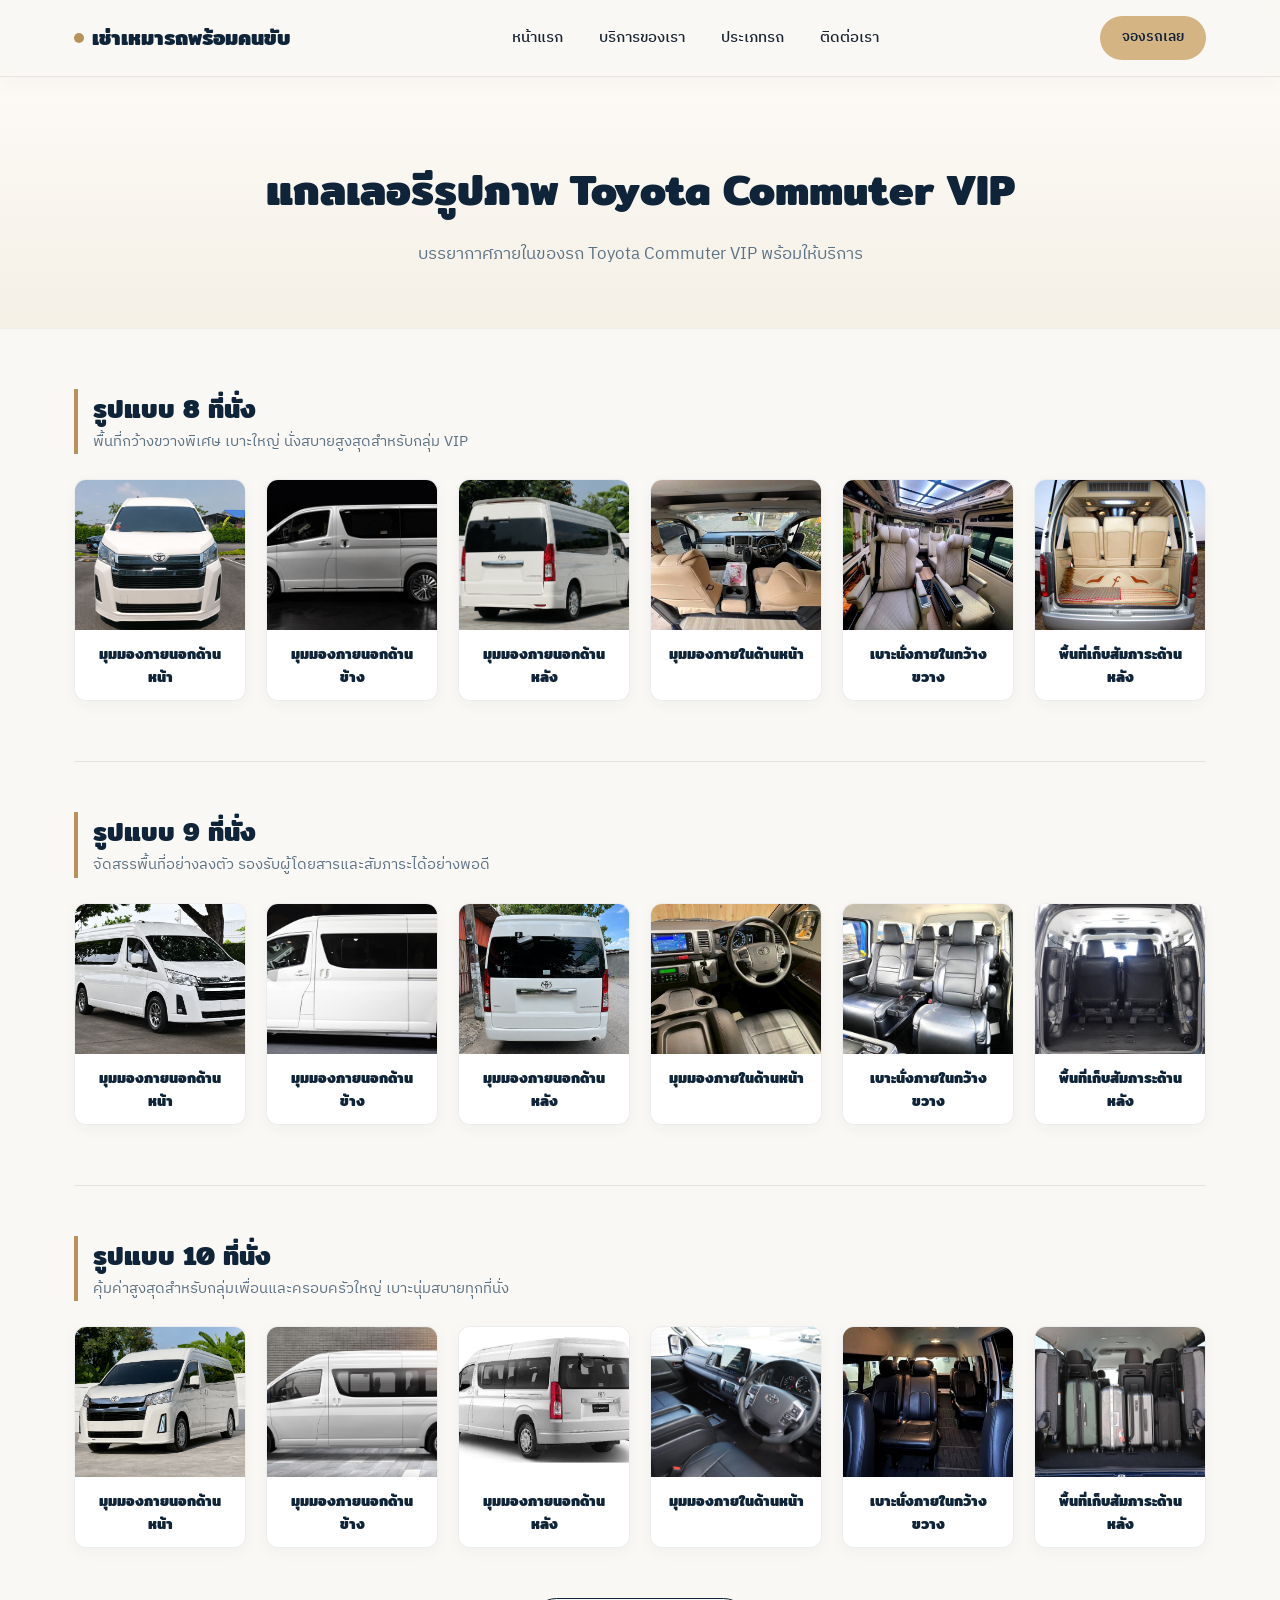
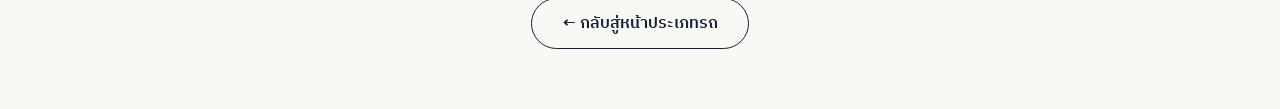
<file: gallery-cmt-vip.html>
<!doctype html>
<html lang="th">
  <head>
    <meta charset="UTF-8" />
    <meta name="viewport" content="width=device-width, initial-scale=1.0" />
    <title>เช่าเหมารถพร้อมคนขับ | บริการรถส่วนตัว 24 ชม.</title>

    <link rel="preconnect" href="https://fonts.googleapis.com" />
    <link rel="preconnect" href="https://fonts.gstatic.com" crossorigin />
    <link
      href="https://fonts.googleapis.com/css2?family=IBM+Plex+Sans+Thai:wght@300;400;500;600&family=Mitr:wght@300;400;500;600&display=swap"
      rel="stylesheet"
    />

    <link rel="stylesheet" href="style.css?v=4" />
  </head>
  <body>
    <header class="navbar">
      <div class="container nav-inner">
        <a href="index.html" class="logo"
          ><span class="logo-mark"></span>เช่าเหมารถพร้อมคนขับ</a
        >
        <nav class="nav-links">
          <a href="index.html">หน้าแรก</a>
          <a href="services.html">บริการของเรา</a>
          <a href="vehicles.html">ประเภทรถ</a>
          <a href="contact.html">ติดต่อเรา</a>
        </nav>

        <div style="display: flex; align-items: center; gap: 10px">
          <a href="contact.html" class="nav-cta">จองรถเลย</a>
          <button class="hamburger-menu" aria-label="เปิดเมนู">
            <span></span>
            <span></span>
            <span></span>
          </button>
        </div>
      </div>
    </header>
  </body>
</html>

<!-- ส่วนหัวของหน้าแกลเลอรี -->
    <section class="page-header">
      <div class="container">
        <h1>แกลเลอรีรูปภาพ Toyota Commuter VIP</h1>
        <p>บรรยากาศภายในของรถ Toyota Commuter VIP พร้อมให้บริการ</p>
      </div>
    </section>

<!-- ส่วนแสดงแกลเลอรีแยกตามจำนวนที่นั่ง -->
    <section style="padding: 60px 0;">
      <div class="container">
        
        <!-- ==========================================
             หัวข้อย่อย 1 : รูปแบบ 8 ที่นั่ง (6 กรอบรูป)
             ========================================== -->
        <div style="margin-bottom: 25px; border-left: 4px solid var(--brass); padding-left: 15px;">
          <h2 style="font-size: 1.6rem; color: var(--navy);">รูปแบบ 8 ที่นั่ง</h2>
          <p style="color: var(--slate); font-size: 0.95rem;">พื้นที่กว้างขวางพิเศษ เบาะใหญ่ นั่งสบายสูงสุดสำหรับกลุ่ม VIP</p>
        </div>

        <div class="gallery-grid" style="display: grid; grid-template-columns: repeat(6, 1fr); gap: 20px; margin-bottom: 60px;">
          <!-- รูป 8 ที่นั่ง: 1 -->
          <div class="gallery-card" style="background: var(--white); border-radius: 12px; overflow: hidden; border: 1px solid rgba(15, 36, 56, 0.08); box-shadow: 0 4px 15px rgba(0,0,0,0.04);">
            <div style="height: 150px; background: #f4f4f4; overflow: hidden;">
              <img src="cmt vip1.png" alt="8 ที่นั่ง มุมที่ 1" style="width: 100%; height: 100%; object-fit: cover;">
            </div>
            <div style="padding: 12px; text-align: center;"><h3 style="font-size: 0.9rem; color: var(--navy);">มุมมองภายนอกด้านหน้า</h3></div>
          </div>
          <!-- รูป 8 ที่นั่ง: 2 -->
          <div class="gallery-card" style="background: var(--white); border-radius: 12px; overflow: hidden; border: 1px solid rgba(15, 36, 56, 0.08); box-shadow: 0 4px 15px rgba(0,0,0,0.04);">
            <div style="height: 150px; background: #f4f4f4; overflow: hidden;">
              <img src="cmt vip2.jpg" alt="8 ที่นั่ง มุมที่ 2" style="width: 100%; height: 100%; object-fit: cover;">
            </div>
            <div style="padding: 12px; text-align: center;"><h3 style="font-size: 0.9rem; color: var(--navy);">มุมมองภายนอกด้านข้าง</h3></div>
          </div>
          <!-- รูป 8 ที่นั่ง: 3 -->
          <div class="gallery-card" style="background: var(--white); border-radius: 12px; overflow: hidden; border: 1px solid rgba(15, 36, 56, 0.08); box-shadow: 0 4px 15px rgba(0,0,0,0.04);">
            <div style="height: 150px; background: #f4f4f4; overflow: hidden;">
              <img src="cmt vip3.png" alt="8 ที่นั่ง มุมที่ 3" style="width: 100%; height: 100%; object-fit: cover;">
            </div>
            <div style="padding: 12px; text-align: center;"><h3 style="font-size: 0.9rem; color: var(--navy);">มุมมองภายนอกด้านหลัง</h3></div>
          </div>
          <!-- รูป 8 ที่นั่ง: 4 -->
          <div class="gallery-card" style="background: var(--white); border-radius: 12px; overflow: hidden; border: 1px solid rgba(15, 36, 56, 0.08); box-shadow: 0 4px 15px rgba(0,0,0,0.04);">
            <div style="height: 150px; background: #f4f4f4; overflow: hidden;">
              <img src="cmt vip4.jpg" alt="8 ที่นั่ง มุมที่ 4" style="width: 100%; height: 100%; object-fit: cover;">
            </div>
            <div style="padding: 12px; text-align: center;"><h3 style="font-size: 0.9rem; color: var(--navy);">มุมมองภายในด้านหน้า</h3></div>
          </div>
          <!-- รูป 8 ที่นั่ง: 5 -->
          <div class="gallery-card" style="background: var(--white); border-radius: 12px; overflow: hidden; border: 1px solid rgba(15, 36, 56, 0.08); box-shadow: 0 4px 15px rgba(0,0,0,0.04);">
            <div style="height: 150px; background: #f4f4f4; overflow: hidden;">
              <img src="cmt vip5.jpg" alt="8 ที่นั่ง มุมที่ 5" style="width: 100%; height: 100%; object-fit: cover;">
            </div>
            <div style="padding: 12px; text-align: center;"><h3 style="font-size: 0.9rem; color: var(--navy);">เบาะนั่งภายในกว้างขวาง</h3></div>
          </div>
          <!-- รูป 8 ที่นั่ง: 6 -->
          <div class="gallery-card" style="background: var(--white); border-radius: 12px; overflow: hidden; border: 1px solid rgba(15, 36, 56, 0.08); box-shadow: 0 4px 15px rgba(0,0,0,0.04);">
            <div style="height: 150px; background: #f4f4f4; overflow: hidden;">
              <img src="cmt vip6.jpg" alt="8 ที่นั่ง มุมที่ 6" style="width: 100%; height: 100%; object-fit: cover;">
            </div>
            <div style="padding: 12px; text-align: center;"><h3 style="font-size: 0.9rem; color: var(--navy);">พื้นที่เก็บสัมภาระด้านหลัง</h3></div>
          </div>
        </div>

        <hr style="border: none; border-top: 1px solid rgba(15, 36, 56, 0.1); margin-bottom: 50px;">

        <!-- ==========================================
             หัวข้อย่อย 2 : รูปแบบ 9 ที่นั่ง (6 กรอบรูป)
             ========================================== -->
        <div style="margin-bottom: 25px; border-left: 4px solid var(--brass); padding-left: 15px;">
          <h2 style="font-size: 1.6rem; color: var(--navy);">รูปแบบ 9 ที่นั่ง</h2>
          <p style="color: var(--slate); font-size: 0.95rem;">จัดสรรพื้นที่อย่างลงตัว รองรับผู้โดยสารและสัมภาระได้อย่างพอดี</p>
        </div>

        <div class="gallery-grid" style="display: grid; grid-template-columns: repeat(6, 1fr); gap: 20px; margin-bottom: 60px;">
          <!-- รูป 9 ที่นั่ง: 1 -->
          <div class="gallery-card" style="background: var(--white); border-radius: 12px; overflow: hidden; border: 1px solid rgba(15, 36, 56, 0.08); box-shadow: 0 4px 15px rgba(0,0,0,0.04);">
            <div style="height: 150px; background: #f4f4f4; overflow: hidden;">
              <img src="cmt vip21.jpg" alt="9 ที่นั่ง มุมที่ 1" style="width: 100%; height: 100%; object-fit: cover;">
            </div>
            <div style="padding: 12px; text-align: center;"><h3 style="font-size: 0.9rem; color: var(--navy);">มุมมองภายนอกด้านหน้า</h3></div>
          </div>
          <!-- รูป 9 ที่นั่ง: 2 -->
          <div class="gallery-card" style="background: var(--white); border-radius: 12px; overflow: hidden; border: 1px solid rgba(15, 36, 56, 0.08); box-shadow: 0 4px 15px rgba(0,0,0,0.04);">
            <div style="height: 150px; background: #f4f4f4; overflow: hidden;">
              <img src="cmt vip22.jpg" alt="9 ที่นั่ง มุมที่ 2" style="width: 100%; height: 100%; object-fit: cover;">
            </div>
            <div style="padding: 12px; text-align: center;"><h3 style="font-size: 0.9rem; color: var(--navy);">มุมมองภายนอกด้านข้าง</h3></div>
          </div>
          <!-- รูป 9 ที่นั่ง: 3 -->
          <div class="gallery-card" style="background: var(--white); border-radius: 12px; overflow: hidden; border: 1px solid rgba(15, 36, 56, 0.08); box-shadow: 0 4px 15px rgba(0,0,0,0.04);">
            <div style="height: 150px; background: #f4f4f4; overflow: hidden;">
              <img src="cmt vip23.jpg" alt="9 ที่นั่ง มุมที่ 3" style="width: 100%; height: 100%; object-fit: cover;">
            </div>
            <div style="padding: 12px; text-align: center;"><h3 style="font-size: 0.9rem; color: var(--navy);">มุมมองภายนอกด้านหลัง</h3></div>
          </div>
          <!-- รูป 9 ที่นั่ง: 4 -->
          <div class="gallery-card" style="background: var(--white); border-radius: 12px; overflow: hidden; border: 1px solid rgba(15, 36, 56, 0.08); box-shadow: 0 4px 15px rgba(0,0,0,0.04);">
            <div style="height: 150px; background: #f4f4f4; overflow: hidden;">
              <img src="cmt vip24.jpg" alt="9 ที่นั่ง มุมที่ 4" style="width: 100%; height: 100%; object-fit: cover;">
            </div>
            <div style="padding: 12px; text-align: center;"><h3 style="font-size: 0.9rem; color: var(--navy);">มุมมองภายในด้านหน้า</h3></div>
          </div>
          <!-- รูป 9 ที่นั่ง: 5 -->
          <div class="gallery-card" style="background: var(--white); border-radius: 12px; overflow: hidden; border: 1px solid rgba(15, 36, 56, 0.08); box-shadow: 0 4px 15px rgba(0,0,0,0.04);">
            <div style="height: 150px; background: #f4f4f4; overflow: hidden;">
              <img src="cmt vip25.jpg" alt="9 ที่นั่ง มุมที่ 5" style="width: 100%; height: 100%; object-fit: cover;">
            </div>
            <div style="padding: 12px; text-align: center;"><h3 style="font-size: 0.9rem; color: var(--navy);">เบาะนั่งภายในกว้างขวาง</h3></div>
          </div>
          <!-- รูป 9 ที่นั่ง: 6 -->
          <div class="gallery-card" style="background: var(--white); border-radius: 12px; overflow: hidden; border: 1px solid rgba(15, 36, 56, 0.08); box-shadow: 0 4px 15px rgba(0,0,0,0.04);">
            <div style="height: 150px; background: #f4f4f4; overflow: hidden;">
              <img src="cmt vip26.jpg" alt="9 ที่นั่ง มุมที่ 6" style="width: 100%; height: 100%; object-fit: cover;">
            </div>
            <div style="padding: 12px; text-align: center;"><h3 style="font-size: 0.9rem; color: var(--navy);">พื้นที่เก็บสัมภาระด้านหลัง</h3></div>
          </div>
        </div>

        <hr style="border: none; border-top: 1px solid rgba(15, 36, 56, 0.1); margin-bottom: 50px;">

        <!-- ==========================================
             หัวข้อย่อย 3 : รูปแบบ 10 ที่นั่ง (6 กรอบรูป)
             ========================================== -->
        <div style="margin-bottom: 25px; border-left: 4px solid var(--brass); padding-left: 15px;">
          <h2 style="font-size: 1.6rem; color: var(--navy);">รูปแบบ 10 ที่นั่ง</h2>
          <p style="color: var(--slate); font-size: 0.95rem;">คุ้มค่าสูงสุดสำหรับกลุ่มเพื่อนและครอบครัวใหญ่ เบาะนุ่มสบายทุกที่นั่ง</p>
        </div>

        <div class="gallery-grid" style="display: grid; grid-template-columns: repeat(6, 1fr); gap: 20px; margin-bottom: 40px;">
          <!-- รูป 10 ที่นั่ง: 1 -->
          <div class="gallery-card" style="background: var(--white); border-radius: 12px; overflow: hidden; border: 1px solid rgba(15, 36, 56, 0.08); box-shadow: 0 4px 15px rgba(0,0,0,0.04);">
            <div style="height: 150px; background: #f4f4f4; overflow: hidden;">
              <img src="cmt vip31.jpg" alt="10 ที่นั่ง มุมที่ 1" style="width: 100%; height: 100%; object-fit: cover;">
            </div>
            <div style="padding: 12px; text-align: center;"><h3 style="font-size: 0.9rem; color: var(--navy);">มุมมองภายนอกด้านหน้า</h3></div>
          </div>
          <!-- รูป 10 ที่นั่ง: 2 -->
          <div class="gallery-card" style="background: var(--white); border-radius: 12px; overflow: hidden; border: 1px solid rgba(15, 36, 56, 0.08); box-shadow: 0 4px 15px rgba(0,0,0,0.04);">
            <div style="height: 150px; background: #f4f4f4; overflow: hidden;">
              <img src="cmt vip32.jpg" alt="10 ที่นั่ง มุมที่ 2" style="width: 100%; height: 100%; object-fit: cover;">
            </div>
            <div style="padding: 12px; text-align: center;"><h3 style="font-size: 0.9rem; color: var(--navy);">มุมมองภายนอกด้านข้าง</h3></div>
          </div>
          <!-- รูป 10 ที่นั่ง: 3 -->
          <div class="gallery-card" style="background: var(--white); border-radius: 12px; overflow: hidden; border: 1px solid rgba(15, 36, 56, 0.08); box-shadow: 0 4px 15px rgba(0,0,0,0.04);">
            <div style="height: 150px; background: #f4f4f4; overflow: hidden;">
              <img src="cmt vip33.jpg" alt="10 ที่นั่ง มุมที่ 3" style="width: 100%; height: 100%; object-fit: cover;">
            </div>
            <div style="padding: 12px; text-align: center;"><h3 style="font-size: 0.9rem; color: var(--navy);">มุมมองภายนอกด้านหลัง</h3></div>
          </div>
          <!-- รูป 10 ที่นั่ง: 4 -->
          <div class="gallery-card" style="background: var(--white); border-radius: 12px; overflow: hidden; border: 1px solid rgba(15, 36, 56, 0.08); box-shadow: 0 4px 15px rgba(0,0,0,0.04);">
            <div style="height: 150px; background: #f4f4f4; overflow: hidden;">
              <img src="cmt vip34.jpg" alt="10 ที่นั่ง มุมที่ 4" style="width: 100%; height: 100%; object-fit: cover;">
            </div>
            <div style="padding: 12px; text-align: center;"><h3 style="font-size: 0.9rem; color: var(--navy);">มุมมองภายในด้านหน้า</h3></div>
          </div>
          <!-- รูป 10 ที่นั่ง: 5 -->
          <div class="gallery-card" style="background: var(--white); border-radius: 12px; overflow: hidden; border: 1px solid rgba(15, 36, 56, 0.08); box-shadow: 0 4px 15px rgba(0,0,0,0.04);">
            <div style="height: 150px; background: #f4f4f4; overflow: hidden;">
              <img src="cmt vip35.jpg" alt="10 ที่นั่ง มุมที่ 5" style="width: 100%; height: 100%; object-fit: cover;">
            </div>
            <div style="padding: 12px; text-align: center;"><h3 style="font-size: 0.9rem; color: var(--navy);">เบาะนั่งภายในกว้างขวาง</h3></div>
          </div>
          <!-- รูป 10 ที่นั่ง: 6 -->
          <div class="gallery-card" style="background: var(--white); border-radius: 12px; overflow: hidden; border: 1px solid rgba(15, 36, 56, 0.08); box-shadow: 0 4px 15px rgba(0,0,0,0.04);">
            <div style="height: 150px; background: #f4f4f4; overflow: hidden;">
              <img src="cmt vip36.jpg" alt="10 ที่นั่ง มุมที่ 6" style="width: 100%; height: 100%; object-fit: cover;">
            </div>
            <div style="padding: 12px; text-align: center;"><h3 style="font-size: 0.9rem; color: var(--navy);">พื้นที่เก็บสัมภาระด้านหลัง</h3></div>
          </div>
        </div>

        <!-- ปุ่มย้อนกลับไปหน้าประเภทรถ -->
        <div style="text-align: center; margin-top: 50px;">
          <a href="vehicles.html" class="btn-secondary" style="padding: 12px 30px; border-radius: 999px; border: 1px solid var(--navy); color: var(--navy); display: inline-block;">← กลับสู่หน้าประเภทรถ</a>
        </div>
      </div>
    </section>
<!-- ใส่โค้ดนี้ไว้ก่อนปิดแท็ก body ในทุกๆ หน้า -->
    <script>
      document.addEventListener('DOMContentLoaded', function() {
        const hamburger = document.querySelector('.hamburger-menu');
        const navLinks = document.querySelector('.nav-links');

        if (hamburger && navLinks) {
          hamburger.addEventListener('click', function() {
            // สั่งเปิด-ปิดคลาส active เพื่อแสดง/ซ่อนเมนู
            navLinks.classList.toggle('active');
          });
        }
      });
    </script>
  </body>
</html>
</file>
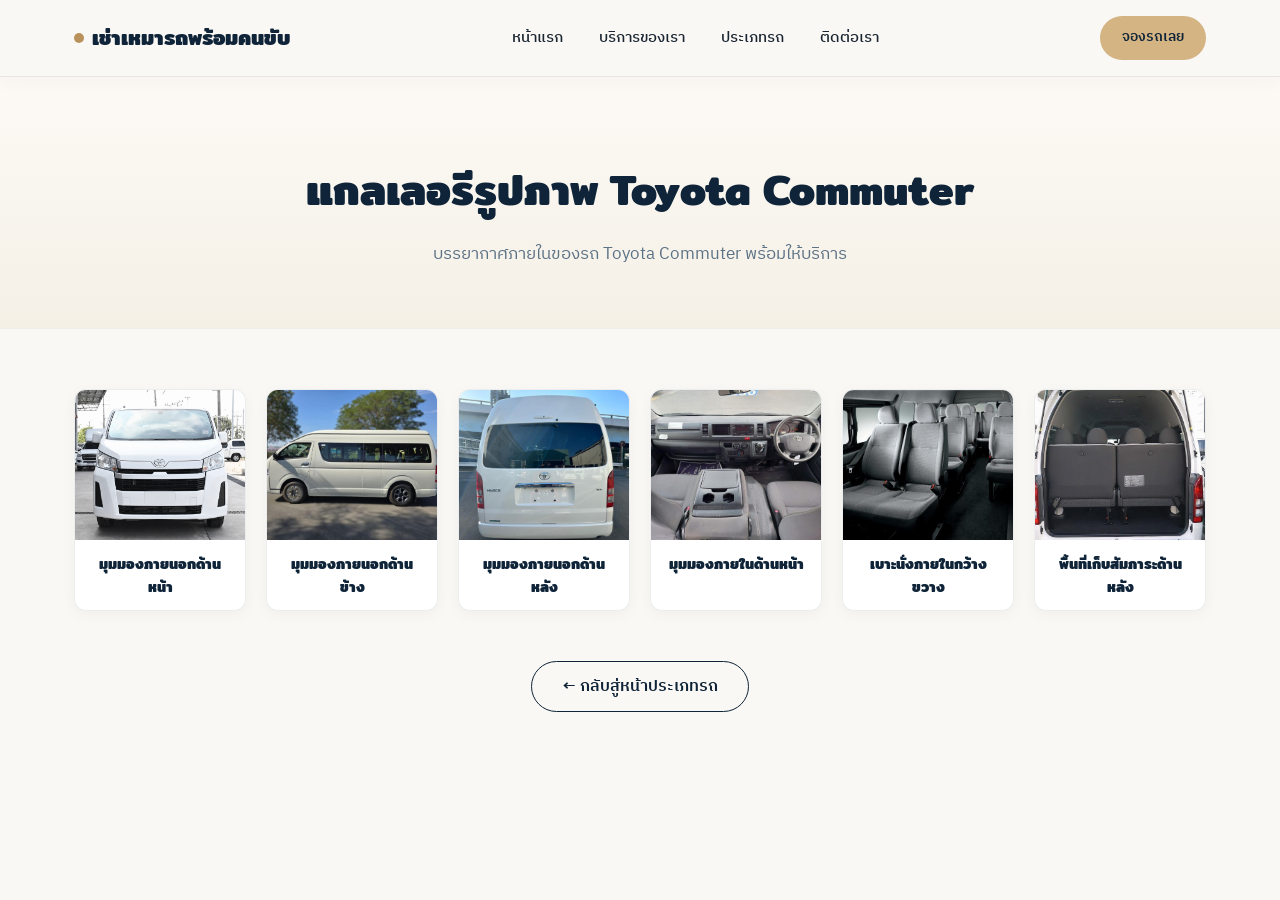
<file: gallery-cmt.html>
<!doctype html>
<html lang="th">
  <head>
    <meta charset="UTF-8" />
    <meta name="viewport" content="width=device-width, initial-scale=1.0" />
    <title>เช่าเหมารถพร้อมคนขับ | บริการรถส่วนตัว 24 ชม.</title>

    <link rel="preconnect" href="https://fonts.googleapis.com" />
    <link rel="preconnect" href="https://fonts.gstatic.com" crossorigin />
    <link
      href="https://fonts.googleapis.com/css2?family=IBM+Plex+Sans+Thai:wght@300;400;500;600&family=Mitr:wght@300;400;500;600&display=swap"
      rel="stylesheet"
    />

    <link rel="stylesheet" href="style.css?v=4" />
  </head>
  <body>
    <header class="navbar">
      <div class="container nav-inner">
        <a href="index.html" class="logo"
          ><span class="logo-mark"></span>เช่าเหมารถพร้อมคนขับ</a
        >
        <nav class="nav-links">
          <a href="index.html">หน้าแรก</a>
          <a href="services.html">บริการของเรา</a>
          <a href="vehicles.html">ประเภทรถ</a>
          <a href="contact.html">ติดต่อเรา</a>
        </nav>

        <div style="display: flex; align-items: center; gap: 10px">
          <a href="contact.html" class="nav-cta">จองรถเลย</a>
          <button class="hamburger-menu" aria-label="เปิดเมนู">
            <span></span>
            <span></span>
            <span></span>
          </button>
        </div>
      </div>
    </header>
  </body>
</html>

<!-- ส่วนหัวของหน้าแกลเลอรี -->
    <section class="page-header">
      <div class="container">
        <h1>แกลเลอรีรูปภาพ Toyota Commuter</h1>
        <p>บรรยากาศภายในของรถ Toyota Commuter พร้อมให้บริการ</p>
      </div>
    </section>

<!-- ส่วนแสดงกรอบรูปภาพ 3 รูป -->
    <section style="padding: 60px 0;">
      <div class="container">
        <div class="gallery-grid" style="display: grid; grid-template-columns: repeat(6, 1fr); gap: 20px;">
          
        <!-- กรอบรูปที่ 1 -->
        <div class="gallery-card" style="background: var(--white); border-radius: 12px; overflow: hidden; border: 1px solid rgba(15, 36, 56, 0.08); box-shadow: 0 4px 15px rgba(0,0,0,0.04);">
          <div style="height: 150px; background: #f4f4f4; overflow: hidden;">
            <img src="cmt1.jpg" alt="มุมมอง 1" style="width: 100%; height: 100%; object-fit: cover;">
          </div>
        <div style="padding: 12px; text-align: center;">
      <h3 style="font-size: 0.9rem; color: var(--navy);">มุมมองภายนอกด้านหน้า</h3>
    </div>
  </div>

         <!-- กรอบรูปที่ 2 -->
        <div class="gallery-card" style="background: var(--white); border-radius: 12px; overflow: hidden; border: 1px solid rgba(15, 36, 56, 0.08); box-shadow: 0 4px 15px rgba(0,0,0,0.04);">
          <div style="height: 150px; background: #f4f4f4; overflow: hidden;">
            <img src="cmt2.jpg" alt="มุมมอง 2" style="width: 100%; height: 100%; object-fit: cover;">
          </div>
        <div style="padding: 12px; text-align: center;">
      <h3 style="font-size: 0.9rem; color: var(--navy);">มุมมองภายนอกด้านข้าง</h3>
    </div>
  </div>

        <!-- กรอบรูปที่ 3 -->
        <div class="gallery-card" style="background: var(--white); border-radius: 12px; overflow: hidden; border: 1px solid rgba(15, 36, 56, 0.08); box-shadow: 0 4px 15px rgba(0,0,0,0.04);">
          <div style="height: 150px; background: #f4f4f4; overflow: hidden;">
            <img src="cmt 3.png" alt="มุมมอง 3" style="width: 100%; height: 100%; object-fit: cover;">
          </div>
        <div style="padding: 12px; text-align: center;">
      <h3 style="font-size: 0.9rem; color: var(--navy);">มุมมองภายนอกด้านหลัง</h3>
    </div>
  </div>

        <!-- กรอบรูปที่ 4 -->
        <div class="gallery-card" style="background: var(--white); border-radius: 12px; overflow: hidden; border: 1px solid rgba(15, 36, 56, 0.08); box-shadow: 0 4px 15px rgba(0,0,0,0.04);">
          <div style="height: 150px; background: #f4f4f4; overflow: hidden;">
            <img src="cmt4.jpg" alt="มุมมอง 4" style="width: 100%; height: 100%; object-fit: cover;">
          </div>
        <div style="padding: 12px; text-align: center;">
      <h3 style="font-size: 0.9rem; color: var(--navy);">มุมมองภายในด้านหน้า</h3>
    </div>
  </div>

        <!-- กรอบรูปที่ 5 -->
        <div class="gallery-card" style="background: var(--white); border-radius: 12px; overflow: hidden; border: 1px solid rgba(15, 36, 56, 0.08); box-shadow: 0 4px 15px rgba(0,0,0,0.04);">
          <div style="height: 150px; background: #f4f4f4; overflow: hidden;">
            <img src="cmt5.jpg" alt="มุมมอง 5" style="width: 100%; height: 100%; object-fit: cover;">
          </div>
        <div style="padding: 12px; text-align: center;">
      <h3 style="font-size: 0.9rem; color: var(--navy);">เบาะนั่งภายในกว้างขวาง</h3>
    </div>
  </div>

        <!-- กรอบรูปที่ 6 -->
        <div class="gallery-card" style="background: var(--white); border-radius: 12px; overflow: hidden; border: 1px solid rgba(15, 36, 56, 0.08); box-shadow: 0 4px 15px rgba(0,0,0,0.04);">
          <div style="height: 150px; background: #f4f4f4; overflow: hidden;">
            <img src="cmt6.jpg" alt="มุมมอง 6" style="width: 100%; height: 100%; object-fit: cover;">
          </div>
        <div style="padding: 12px; text-align: center;">
      <h3 style="font-size: 0.9rem; color: var(--navy);">พื้นที่เก็บสัมภาระด้านหลัง</h3>
    </div>
  </div>

</div>

        <!-- ปุ่มย้อนกลับไปหน้าประเภทรถ -->
        <div style="text-align: center; margin-top: 50px;">
          <a href="vehicles.html" class="btn-secondary" style="padding: 12px 30px; border-radius: 999px; border: 1px solid var(--navy); color: var(--navy); display: inline-block;">← กลับสู่หน้าประเภทรถ</a>
        </div>
      </div>
    </section>
<!-- ใส่โค้ดนี้ไว้ก่อนปิดแท็ก body ในทุกๆ หน้า -->
    <script>
      document.addEventListener('DOMContentLoaded', function() {
        const hamburger = document.querySelector('.hamburger-menu');
        const navLinks = document.querySelector('.nav-links');

        if (hamburger && navLinks) {
          hamburger.addEventListener('click', function() {
            // สั่งเปิด-ปิดคลาส active เพื่อแสดง/ซ่อนเมนู
            navLinks.classList.toggle('active');
          });
        }
      });
    </script>
  </body>
</html>
</file>
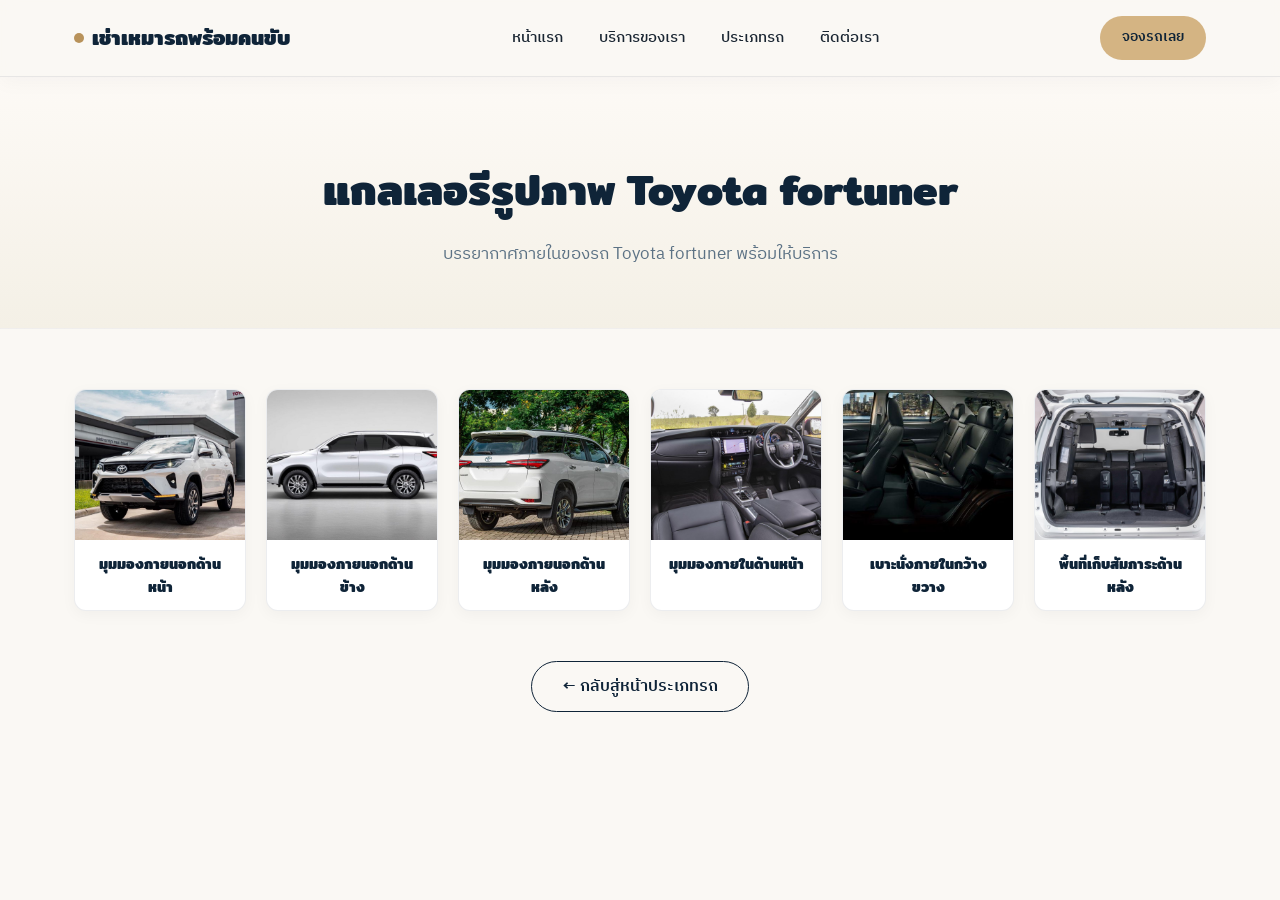
<file: gallery-ftn.html>
<!doctype html>
<html lang="th">
  <head>
    <meta charset="UTF-8" />
    <meta name="viewport" content="width=device-width, initial-scale=1.0" />
    <title>เช่าเหมารถพร้อมคนขับ | บริการรถส่วนตัว 24 ชม.</title>

    <link rel="preconnect" href="https://fonts.googleapis.com" />
    <link rel="preconnect" href="https://fonts.gstatic.com" crossorigin />
    <link
      href="https://fonts.googleapis.com/css2?family=IBM+Plex+Sans+Thai:wght@300;400;500;600&family=Mitr:wght@300;400;500;600&display=swap"
      rel="stylesheet"
    />

    <link rel="stylesheet" href="style.css?v=4" />
  </head>
  <body>
    <header class="navbar">
      <div class="container nav-inner">
        <a href="index.html" class="logo"
          ><span class="logo-mark"></span>เช่าเหมารถพร้อมคนขับ</a
        >
        <nav class="nav-links">
          <a href="index.html">หน้าแรก</a>
          <a href="services.html">บริการของเรา</a>
          <a href="vehicles.html">ประเภทรถ</a>
          <a href="contact.html">ติดต่อเรา</a>
        </nav>

        <div style="display: flex; align-items: center; gap: 10px">
          <a href="contact.html" class="nav-cta">จองรถเลย</a>
          <button class="hamburger-menu" aria-label="เปิดเมนู">
            <span></span>
            <span></span>
            <span></span>
          </button>
        </div>
      </div>
    </header>
  </body>
</html>

<!-- ส่วนหัวของหน้าแกลเลอรี -->
    <section class="page-header">
      <div class="container">
        <h1>แกลเลอรีรูปภาพ Toyota fortuner</h1>
        <p>บรรยากาศภายในของรถ Toyota fortuner พร้อมให้บริการ</p>
      </div>
    </section>

<!-- ส่วนแสดงกรอบรูปภาพ 3 รูป -->
    <section style="padding: 60px 0;">
      <div class="container">
        <div class="gallery-grid" style="display: grid; grid-template-columns: repeat(6, 1fr); gap: 20px;">
          
        <!-- กรอบรูปที่ 1 -->
        <div class="gallery-card" style="background: var(--white); border-radius: 12px; overflow: hidden; border: 1px solid rgba(15, 36, 56, 0.08); box-shadow: 0 4px 15px rgba(0,0,0,0.04);">
          <div style="height: 150px; background: #f4f4f4; overflow: hidden;">
            <img src="ftn1.jpg" alt="มุมมอง 1" style="width: 100%; height: 100%; object-fit: cover;">
          </div>
        <div style="padding: 12px; text-align: center;">
      <h3 style="font-size: 0.9rem; color: var(--navy);">มุมมองภายนอกด้านหน้า</h3>
    </div>
  </div>

         <!-- กรอบรูปที่ 2 -->
        <div class="gallery-card" style="background: var(--white); border-radius: 12px; overflow: hidden; border: 1px solid rgba(15, 36, 56, 0.08); box-shadow: 0 4px 15px rgba(0,0,0,0.04);">
          <div style="height: 150px; background: #f4f4f4; overflow: hidden;">
            <img src="ftn2.jpg" alt="มุมมอง 2" style="width: 100%; height: 100%; object-fit: cover;">
          </div>
        <div style="padding: 12px; text-align: center;">
      <h3 style="font-size: 0.9rem; color: var(--navy);">มุมมองภายนอกด้านข้าง</h3>
    </div>
  </div>

        <!-- กรอบรูปที่ 3 -->
        <div class="gallery-card" style="background: var(--white); border-radius: 12px; overflow: hidden; border: 1px solid rgba(15, 36, 56, 0.08); box-shadow: 0 4px 15px rgba(0,0,0,0.04);">
          <div style="height: 150px; background: #f4f4f4; overflow: hidden;">
            <img src="ftn3.jpg" alt="มุมมอง 3" style="width: 100%; height: 100%; object-fit: cover;">
          </div>
        <div style="padding: 12px; text-align: center;">
      <h3 style="font-size: 0.9rem; color: var(--navy);">มุมมองภายนอกด้านหลัง</h3>
    </div>
  </div>

        <!-- กรอบรูปที่ 4 -->
        <div class="gallery-card" style="background: var(--white); border-radius: 12px; overflow: hidden; border: 1px solid rgba(15, 36, 56, 0.08); box-shadow: 0 4px 15px rgba(0,0,0,0.04);">
          <div style="height: 150px; background: #f4f4f4; overflow: hidden;">
            <img src="ftn4.jpg" alt="มุมมอง 4" style="width: 100%; height: 100%; object-fit: cover;">
          </div>
        <div style="padding: 12px; text-align: center;">
      <h3 style="font-size: 0.9rem; color: var(--navy);">มุมมองภายในด้านหน้า</h3>
    </div>
  </div>

        <!-- กรอบรูปที่ 5 -->
        <div class="gallery-card" style="background: var(--white); border-radius: 12px; overflow: hidden; border: 1px solid rgba(15, 36, 56, 0.08); box-shadow: 0 4px 15px rgba(0,0,0,0.04);">
          <div style="height: 150px; background: #f4f4f4; overflow: hidden;">
            <img src="ftn5.jpg" alt="มุมมอง 5" style="width: 100%; height: 100%; object-fit: cover;">
          </div>
        <div style="padding: 12px; text-align: center;">
      <h3 style="font-size: 0.9rem; color: var(--navy);">เบาะนั่งภายในกว้างขวาง</h3>
    </div>
  </div>

        <!-- กรอบรูปที่ 6 -->
        <div class="gallery-card" style="background: var(--white); border-radius: 12px; overflow: hidden; border: 1px solid rgba(15, 36, 56, 0.08); box-shadow: 0 4px 15px rgba(0,0,0,0.04);">
          <div style="height: 150px; background: #f4f4f4; overflow: hidden;">
            <img src="ftn6.jpg" alt="มุมมอง 6" style="width: 100%; height: 100%; object-fit: cover;">
          </div>
        <div style="padding: 12px; text-align: center;">
      <h3 style="font-size: 0.9rem; color: var(--navy);">พื้นที่เก็บสัมภาระด้านหลัง</h3>
    </div>
  </div>

</div>

        <!-- ปุ่มย้อนกลับไปหน้าประเภทรถ -->
        <div style="text-align: center; margin-top: 50px;">
          <a href="vehicles.html" class="btn-secondary" style="padding: 12px 30px; border-radius: 999px; border: 1px solid var(--navy); color: var(--navy); display: inline-block;">← กลับสู่หน้าประเภทรถ</a>
        </div>
      </div>
    </section>
<!-- ใส่โค้ดนี้ไว้ก่อนปิดแท็ก body ในทุกๆ หน้า -->
    <script>
      document.addEventListener('DOMContentLoaded', function() {
        const hamburger = document.querySelector('.hamburger-menu');
        const navLinks = document.querySelector('.nav-links');

        if (hamburger && navLinks) {
          hamburger.addEventListener('click', function() {
            // สั่งเปิด-ปิดคลาส active เพื่อแสดง/ซ่อนเมนู
            navLinks.classList.toggle('active');
          });
        }
      });
    </script>
  </body>
</html>
</file>
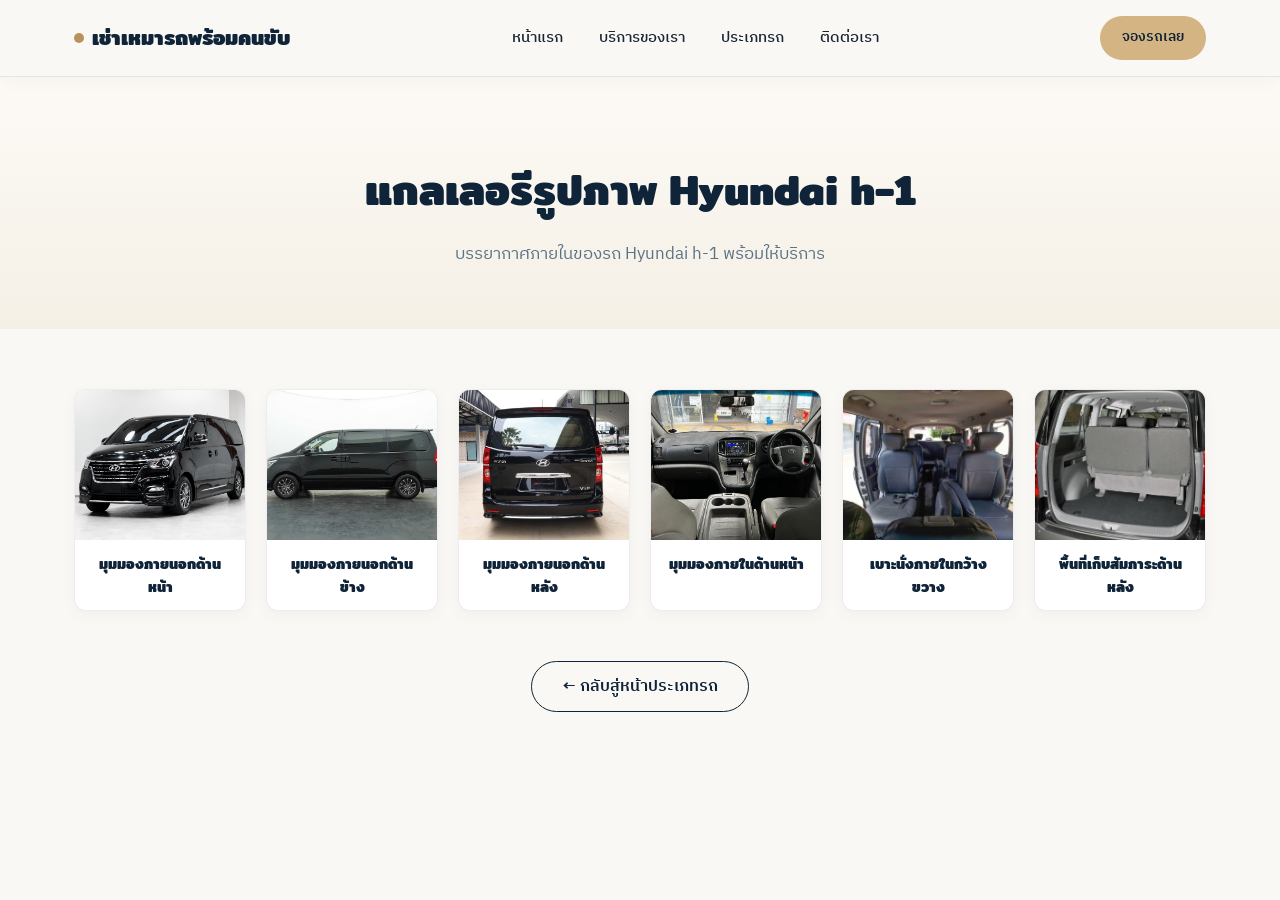
<file: gallery-h1.html>
<!doctype html>
<html lang="th">
  <head>
    <meta charset="UTF-8" />
    <meta name="viewport" content="width=device-width, initial-scale=1.0" />
    <title>เช่าเหมารถพร้อมคนขับ | บริการรถส่วนตัว 24 ชม.</title>

    <link rel="preconnect" href="https://fonts.googleapis.com" />
    <link rel="preconnect" href="https://fonts.gstatic.com" crossorigin />
    <link
      href="https://fonts.googleapis.com/css2?family=IBM+Plex+Sans+Thai:wght@300;400;500;600&family=Mitr:wght@300;400;500;600&display=swap"
      rel="stylesheet"
    />

    <link rel="stylesheet" href="style.css?v=4" />
  </head>
  <body>
    <header class="navbar">
      <div class="container nav-inner">
        <a href="index.html" class="logo"
          ><span class="logo-mark"></span>เช่าเหมารถพร้อมคนขับ</a
        >
        <nav class="nav-links">
          <a href="index.html">หน้าแรก</a>
          <a href="services.html">บริการของเรา</a>
          <a href="vehicles.html">ประเภทรถ</a>
          <a href="contact.html">ติดต่อเรา</a>
        </nav>

        <div style="display: flex; align-items: center; gap: 10px">
          <a href="contact.html" class="nav-cta">จองรถเลย</a>
          <button class="hamburger-menu" aria-label="เปิดเมนู">
            <span></span>
            <span></span>
            <span></span>
          </button>
        </div>
      </div>
    </header>
  </body>
</html>

<!-- ส่วนหัวของหน้าแกลเลอรี -->
    <section class="page-header">
      <div class="container">
        <h1>แกลเลอรีรูปภาพ Hyundai h-1</h1>
        <p>บรรยากาศภายในของรถ Hyundai h-1 พร้อมให้บริการ</p>
      </div>
    </section>

<!-- ส่วนแสดงกรอบรูปภาพ 3 รูป -->
    <section style="padding: 60px 0;">
      <div class="container">
        <div class="gallery-grid" style="display: grid; grid-template-columns: repeat(6, 1fr); gap: 20px;">
          
        <!-- กรอบรูปที่ 1 -->
        <div class="gallery-card" style="background: var(--white); border-radius: 12px; overflow: hidden; border: 1px solid rgba(15, 36, 56, 0.08); box-shadow: 0 4px 15px rgba(0,0,0,0.04);">
          <div style="height: 150px; background: #f4f4f4; overflow: hidden;">
            <img src="h11.jpg" alt="มุมมอง 1" style="width: 100%; height: 100%; object-fit: cover;">
          </div>
        <div style="padding: 12px; text-align: center;">
      <h3 style="font-size: 0.9rem; color: var(--navy);">มุมมองภายนอกด้านหน้า</h3>
    </div>
  </div>

         <!-- กรอบรูปที่ 2 -->
        <div class="gallery-card" style="background: var(--white); border-radius: 12px; overflow: hidden; border: 1px solid rgba(15, 36, 56, 0.08); box-shadow: 0 4px 15px rgba(0,0,0,0.04);">
          <div style="height: 150px; background: #f4f4f4; overflow: hidden;">
            <img src="h12.jpg" alt="มุมมอง 2" style="width: 100%; height: 100%; object-fit: cover;">
          </div>
        <div style="padding: 12px; text-align: center;">
      <h3 style="font-size: 0.9rem; color: var(--navy);">มุมมองภายนอกด้านข้าง</h3>
    </div>
  </div>

        <!-- กรอบรูปที่ 3 -->
        <div class="gallery-card" style="background: var(--white); border-radius: 12px; overflow: hidden; border: 1px solid rgba(15, 36, 56, 0.08); box-shadow: 0 4px 15px rgba(0,0,0,0.04);">
          <div style="height: 150px; background: #f4f4f4; overflow: hidden;">
            <img src="h13.jpg" alt="มุมมอง 3" style="width: 100%; height: 100%; object-fit: cover;">
          </div>
        <div style="padding: 12px; text-align: center;">
      <h3 style="font-size: 0.9rem; color: var(--navy);">มุมมองภายนอกด้านหลัง</h3>
    </div>
  </div>

        <!-- กรอบรูปที่ 4 -->
        <div class="gallery-card" style="background: var(--white); border-radius: 12px; overflow: hidden; border: 1px solid rgba(15, 36, 56, 0.08); box-shadow: 0 4px 15px rgba(0,0,0,0.04);">
          <div style="height: 150px; background: #f4f4f4; overflow: hidden;">
            <img src="h14.jpg" alt="มุมมอง 4" style="width: 100%; height: 100%; object-fit: cover;">
          </div>
        <div style="padding: 12px; text-align: center;">
      <h3 style="font-size: 0.9rem; color: var(--navy);">มุมมองภายในด้านหน้า</h3>
    </div>
  </div>

        <!-- กรอบรูปที่ 5 -->
        <div class="gallery-card" style="background: var(--white); border-radius: 12px; overflow: hidden; border: 1px solid rgba(15, 36, 56, 0.08); box-shadow: 0 4px 15px rgba(0,0,0,0.04);">
          <div style="height: 150px; background: #f4f4f4; overflow: hidden;">
            <img src="h15.jpg" alt="มุมมอง 5" style="width: 100%; height: 100%; object-fit: cover;">
          </div>
        <div style="padding: 12px; text-align: center;">
      <h3 style="font-size: 0.9rem; color: var(--navy);">เบาะนั่งภายในกว้างขวาง</h3>
    </div>
  </div>

        <!-- กรอบรูปที่ 6 -->
        <div class="gallery-card" style="background: var(--white); border-radius: 12px; overflow: hidden; border: 1px solid rgba(15, 36, 56, 0.08); box-shadow: 0 4px 15px rgba(0,0,0,0.04);">
          <div style="height: 150px; background: #f4f4f4; overflow: hidden;">
            <img src="h16.jpg" alt="มุมมอง 6" style="width: 100%; height: 100%; object-fit: cover;">
          </div>
        <div style="padding: 12px; text-align: center;">
      <h3 style="font-size: 0.9rem; color: var(--navy);">พื้นที่เก็บสัมภาระด้านหลัง</h3>
    </div>
  </div>

</div>

        <!-- ปุ่มย้อนกลับไปหน้าประเภทรถ -->
        <div style="text-align: center; margin-top: 50px;">
          <a href="vehicles.html" class="btn-secondary" style="padding: 12px 30px; border-radius: 999px; border: 1px solid var(--navy); color: var(--navy); display: inline-block;">← กลับสู่หน้าประเภทรถ</a>
        </div>
      </div>
    </section>
<!-- ใส่โค้ดนี้ไว้ก่อนปิดแท็ก body ในทุกๆ หน้า -->
    <script>
      document.addEventListener('DOMContentLoaded', function() {
        const hamburger = document.querySelector('.hamburger-menu');
        const navLinks = document.querySelector('.nav-links');

        if (hamburger && navLinks) {
          hamburger.addEventListener('click', function() {
            // สั่งเปิด-ปิดคลาส active เพื่อแสดง/ซ่อนเมนู
            navLinks.classList.toggle('active');
          });
        }
      });
    </script>
  </body>
</html>
</file>
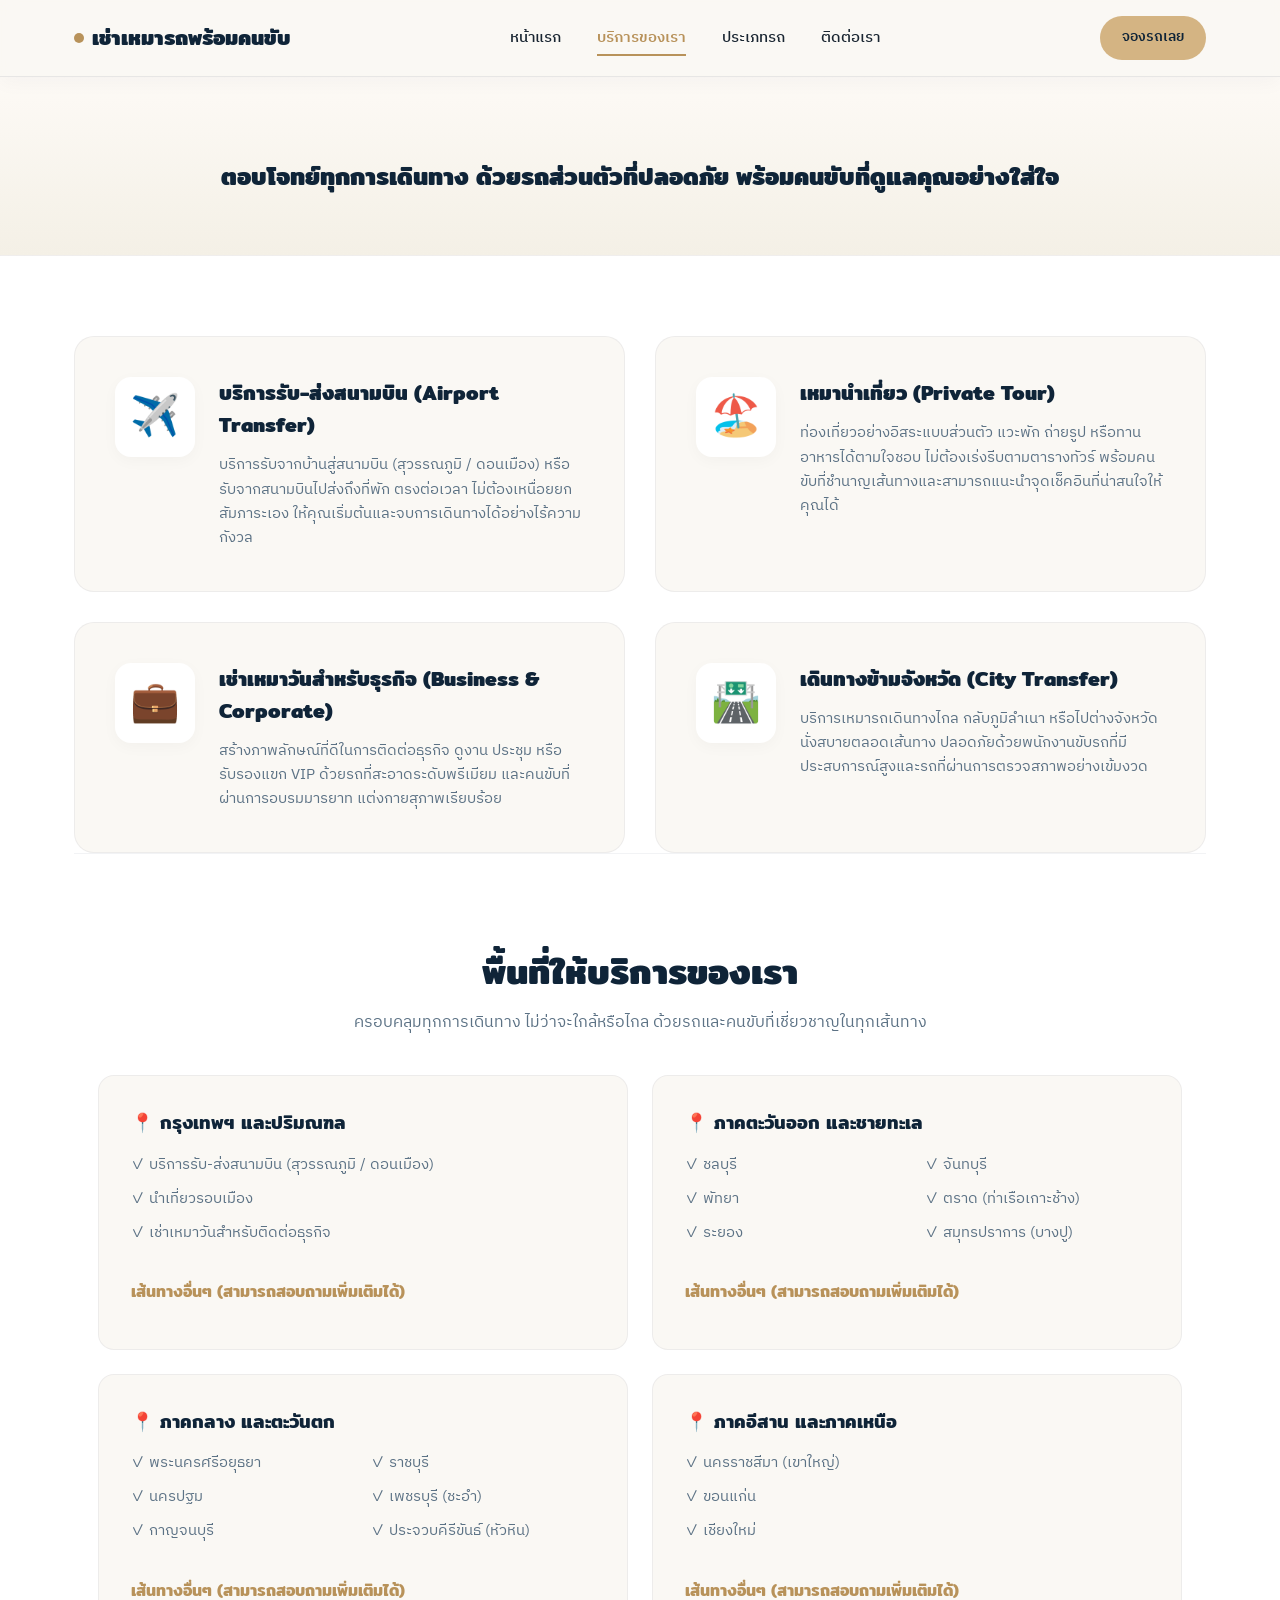
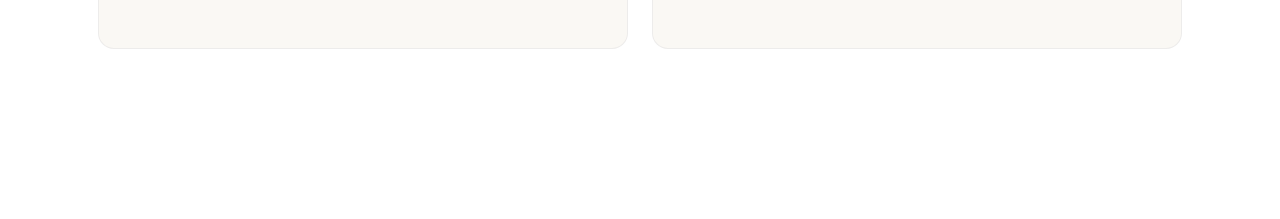
<file: services.html>
<!doctype html>
<html lang="th">
  <head>
    <meta charset="UTF-8" />
    <meta name="viewport" content="width=device-width, initial-scale=1.0" />
    <title>เช่าเหมารถพร้อมคนขับ | บริการรถส่วนตัว 24 ชม.</title>

    <link rel="preconnect" href="https://fonts.googleapis.com" />
    <link rel="preconnect" href="https://fonts.gstatic.com" crossorigin />
    <link
      href="https://fonts.googleapis.com/css2?family=IBM+Plex+Sans+Thai:wght@300;400;500;600&family=Mitr:wght@300;400;500;600&display=swap"
      rel="stylesheet"
    />

    <link rel="stylesheet" href="style.css?v=4" />
  </head>
  <body>
    <header class="navbar">
      <div class="container nav-inner">
        <a href="index.html" class="logo"
          ><span class="logo-mark"></span>เช่าเหมารถพร้อมคนขับ</a
        >
        <nav class="nav-links">
          <a href="index.html">หน้าแรก</a>
          <a href="services.html" class="active">บริการของเรา</a>
          <a href="vehicles.html">ประเภทรถ</a>
          <a href="contact.html">ติดต่อเรา</a>
        </nav>

        <div style="display: flex; align-items: center; gap: 10px">
          <a href="contact.html" class="nav-cta">จองรถเลย</a>
          <button class="hamburger-menu" aria-label="เปิดเมนู">
            <span></span>
            <span></span>
            <span></span>
          </button>
        </div>
      </div>
    </header>
    <!-- ใส่โค้ดนี้ไว้ก่อนปิดแท็ก body ในทุกๆ หน้า -->
    <script>
      document.addEventListener("DOMContentLoaded", function () {
        const hamburger = document.querySelector(".hamburger-menu");
        const navLinks = document.querySelector(".nav-links");

        if (hamburger && navLinks) {
          hamburger.addEventListener("click", function () {
            // สั่งเปิด-ปิดคลาส active เพื่อแสดง/ซ่อนเมนู
            navLinks.classList.toggle("active");
          });
        }
      });
    </script>
  </body>
</html>

<!-- ===== ส่วนหัวของหน้า (Page Header) ===== -->
<section class="page-header">
  <div class="container">
    <!-- ใช้ h1 แต่ปรับน้ำหนักฟอนต์ให้บางลง (font-weight: 400) -->
    <h2>
      ตอบโจทย์ทุกการเดินทาง ด้วยรถส่วนตัวที่ปลอดภัย
      พร้อมคนขับที่ดูแลคุณอย่างใส่ใจ
    </h2>
  </div>
</section>

<section class="services-detail">
  <div class="container">
    <div class="service-grid">
      <div class="service-item">
        <div class="service-emoji">✈️</div>
        <div class="service-content">
          <h2>บริการรับ-ส่งสนามบิน (Airport Transfer)</h2>
          <p>
            บริการรับจากบ้านสู่สนามบิน (สุวรรณภูมิ / ดอนเมือง)
            หรือรับจากสนามบินไปส่งถึงที่พัก ตรงต่อเวลา
            ไม่ต้องเหนื่อยยกสัมภาระเอง
            ให้คุณเริ่มต้นและจบการเดินทางได้อย่างไร้ความกังวล
          </p>
        </div>
      </div>

      <div class="service-item">
        <div class="service-emoji">🏖️</div>
        <div class="service-content">
          <h2>เหมานำเที่ยว (Private Tour)</h2>
          <p>
            ท่องเที่ยวอย่างอิสระแบบส่วนตัว แวะพัก ถ่ายรูป
            หรือทานอาหารได้ตามใจชอบ ไม่ต้องเร่งรีบตามตารางทัวร์
            พร้อมคนขับที่ชำนาญเส้นทางและสามารถแนะนำจุดเช็คอินที่น่าสนใจให้คุณได้
          </p>
        </div>
      </div>

      <div class="service-item">
        <div class="service-emoji">💼</div>
        <div class="service-content">
          <h2>เช่าเหมาวันสำหรับธุรกิจ (Business & Corporate)</h2>
          <p>
            สร้างภาพลักษณ์ที่ดีในการติดต่อธุรกิจ ดูงาน ประชุม หรือรับรองแขก VIP
            ด้วยรถที่สะอาดระดับพรีเมียม และคนขับที่ผ่านการอบรมมารยาท
            แต่งกายสุภาพเรียบร้อย
          </p>
        </div>
      </div>

      <div class="service-item">
        <div class="service-emoji">🛣️</div>
        <div class="service-content">
          <h2>เดินทางข้ามจังหวัด (City Transfer)</h2>
          <p>
            บริการเหมารถเดินทางไกล กลับภูมิลำเนา หรือไปต่างจังหวัด
            นั่งสบายตลอดเส้นทาง
            ปลอดภัยด้วยพนักงานขับรถที่มีประสบการณ์สูงและรถที่ผ่านการตรวจสภาพอย่างเข้มงวด
          </p>
        </div>
      </div>
    </div>

    <!-- ===== พื้นที่บริการ (Service Area) ===== -->
    <section class="service-area">
      <div class="container">
        <div
          class="section-head"
          style="text-align: center; margin-bottom: 40px"
        >
          <h2>พื้นที่ให้บริการของเรา</h2>
          <p
            style="
              color: var(--slate);
              margin-top: 10px;
              max-width: 600px;
              margin-left: auto;
              margin-right: auto;
            "
          >
            ครอบคลุมทุกการเดินทาง ไม่ว่าจะใกล้หรือไกล
            ด้วยรถและคนขับที่เชี่ยวชาญในทุกเส้นทาง
          </p>
        </div>

        <div class="area-grid">
          <div class="area-card">
            <h3>📍 กรุงเทพฯ และปริมณฑล</h3>
            <div class="area-list col-1">
              <p>✓ บริการรับ-ส่งสนามบิน (สุวรรณภูมิ / ดอนเมือง)</p>
              <p>✓ นำเที่ยวรอบเมือง</p>
              <p>✓ เช่าเหมาวันสำหรับติดต่อธุรกิจ</p>
            </div>
            <h3>เส้นทางอื่นๆ (สามารถสอบถามเพิ่มเติมได้)</h3>
          </div>

          <div class="area-card">
            <h3>📍 ภาคตะวันออก และชายทะเล</h3>
            <div class="area-list col-2">
              <p>✓ ชลบุรี</p>
              <p>✓ จันทบุรี</p>
              <p>✓ พัทยา</p>
              <p>✓ ตราด (ท่าเรือเกาะช้าง)</p>
              <p>✓ ระยอง</p>
              <p>✓ สมุทรปราการ (บางปู)</p>
            </div>
            <h3>เส้นทางอื่นๆ (สามารถสอบถามเพิ่มเติมได้)</h3>
          </div>

          <div class="area-card">
            <h3>📍 ภาคกลาง และตะวันตก</h3>
            <div class="area-list col-2">
              <p>✓ พระนครศรีอยุธยา</p>
              <p>✓ ราชบุรี</p>
              <p>✓ นครปฐม</p>
              <p>✓ เพชรบุรี (ชะอำ)</p>
              <p>✓ กาญจนบุรี</p>
              <p>✓ ประจวบคีรีขันธ์ (หัวหิน)</p>
            </div>
            <h3>เส้นทางอื่นๆ (สามารถสอบถามเพิ่มเติมได้)</h3>
          </div>

          <div class="area-card">
            <h3>📍 ภาคอีสาน และภาคเหนือ</h3>
            <div class="area-list col-1">
              <p>✓ นครราชสีมา (เขาใหญ่)</p>
              <p>✓ ขอนแก่น</p>
              <p>✓ เชียงใหม่</p>
            </div>
            <h3>เส้นทางอื่นๆ (สามารถสอบถามเพิ่มเติมได้)</h3>
          </div>
        </div>
      </div>
    </section>
  </div>
</section>
</file>
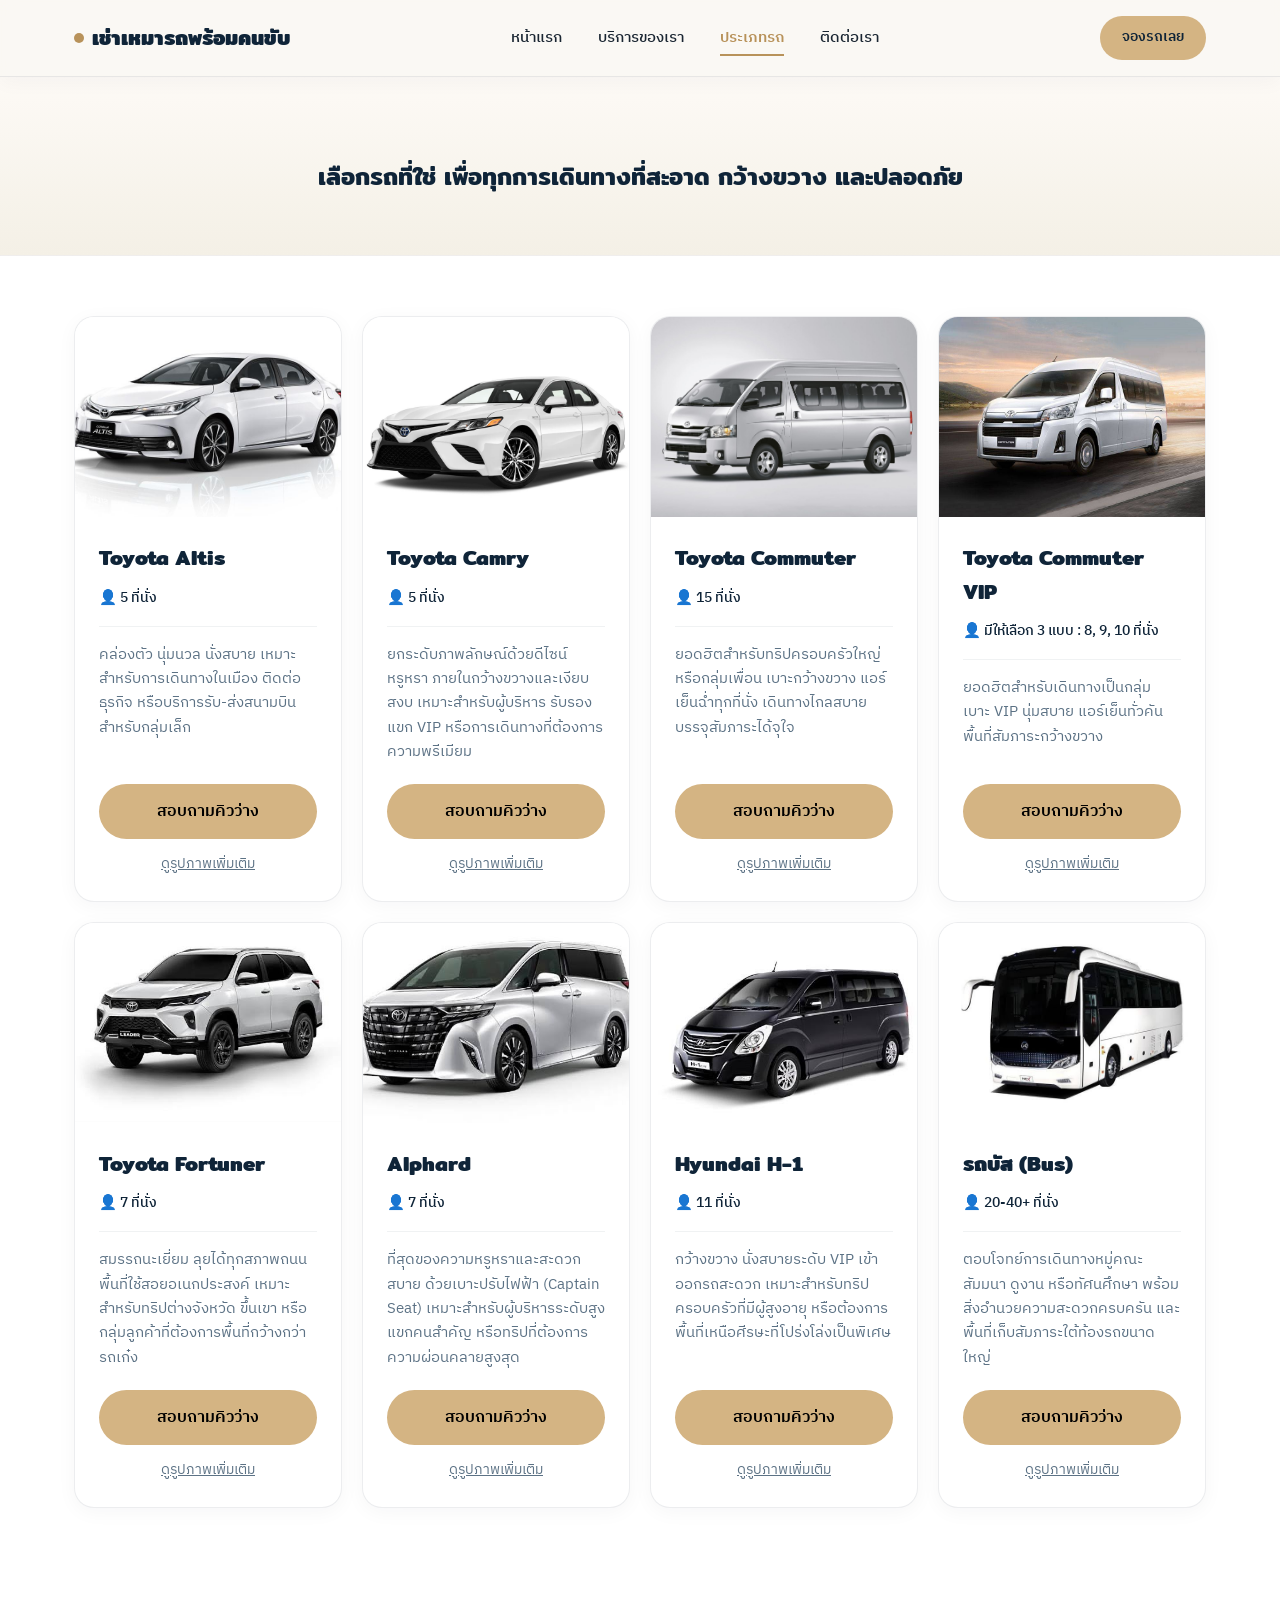
<file: vehicles.html>
<!doctype html>
<html lang="th">
  <head>
    <meta charset="UTF-8" />
    <meta name="viewport" content="width=device-width, initial-scale=1.0" />
    <title>เช่าเหมารถพร้อมคนขับ | บริการรถส่วนตัว 24 ชม.</title>

    <link rel="preconnect" href="https://fonts.googleapis.com" />
    <link rel="preconnect" href="https://fonts.gstatic.com" crossorigin />
    <link
      href="https://fonts.googleapis.com/css2?family=IBM+Plex+Sans+Thai:wght@300;400;500;600&family=Mitr:wght@300;400;500;600&display=swap"
      rel="stylesheet"
    />

    <link rel="stylesheet" href="style.css?v=5" />
  </head>
  <body>
    <header class="navbar">
      <div class="container nav-inner">
        <a href="index.html" class="logo"
          ><span class="logo-mark"></span>เช่าเหมารถพร้อมคนขับ</a
        >
        <nav class="nav-links">
          <a href="index.html">หน้าแรก</a>
          <a href="services.html">บริการของเรา</a>
          <a href="vehicles.html" class="active">ประเภทรถ</a>
          <a href="contact.html">ติดต่อเรา</a>
        </nav>

        <div style="display: flex; align-items: center; gap: 10px">
          <a href="contact.html" class="nav-cta">จองรถเลย</a>
          <button class="hamburger-menu" aria-label="เปิดเมนู">
            <span></span>
            <span></span>
            <span></span>
          </button>
        </div>
      </div>
    </header>

    <section class="page-header">
      <div class="container">
        <h1
          style="
            font-size: clamp(1.2rem, 2.5vw, 1.5rem);
            line-height: 1.6;
            font-weight: 400;
            max-width: 800px;
            margin: 0 auto;
          "
        >
          <strong style="color: var(--navy); font-weight: 600"
            >เลือกรถที่ใช่ เพื่อทุกการเดินทางที่สะอาด กว้างขวาง
            และปลอดภัย</strong
          >
        </h1>
      </div>
    </section>

    <section class="vehicle-fleet">
      <div class="container">
        <div class="vehicle-grid">
          <!-- รถคันที่ 1: Toyota Altis -->
          <div class="vehicle-card">
            <div class="vehicle-image">
              <img src="tyt altis.jpg" alt="Toyota Altis" />
            </div>
            <div class="vehicle-info">
              <h2>Toyota Altis</h2>
              <div class="vehicle-specs">
                <span class="spec-item">👤 5 ที่นั่ง </span>
              </div>
              <p>
                คล่องตัว นุ่มนวล นั่งสบาย เหมาะสำหรับการเดินทางในเมือง
                ติดต่อธุรกิจ หรือบริการรับ-ส่งสนามบินสำหรับกลุ่มเล็ก
              </p>
              <!-- ลบส่วน vehicle-price ออกแล้ว -->
              <a
                href="contact.html"
                class="btn-primary"
                style="width: 100%; text-align: center; justify-content: center"
                >สอบถามคิวว่าง</a
              >
              <div class="photo-link-wrap">
                <a href="gallery-altis.html" class="photo-link"
                  >ดูรูปภาพเพิ่มเติม</a
                >
              </div>
            </div>
          </div>

          <!-- รถคันที่ 2: Toyota Camry -->
          <div class="vehicle-card">
            <div class="vehicle-image">
              <img src="tyt camry.jpg" alt="Toyota Camry" />
            </div>
            <div class="vehicle-info">
              <h2>Toyota Camry</h2>
              <div class="vehicle-specs">
                <span class="spec-item">👤 5 ที่นั่ง </span>
              </div>
              <p>
                ยกระดับภาพลักษณ์ด้วยดีไซน์หรูหรา ภายในกว้างขวางและเงียบสงบ
                เหมาะสำหรับผู้บริหาร รับรองแขก VIP
                หรือการเดินทางที่ต้องการความพรีเมียม
              </p>
              <!-- ลบส่วน vehicle-price ออกแล้ว -->
              <a
                href="contact.html"
                class="btn-primary"
                style="width: 100%; text-align: center; justify-content: center"
                >สอบถามคิวว่าง</a
              >
              <div class="photo-link-wrap">
                <a href="gallery-camry.html" class="photo-link"
                  >ดูรูปภาพเพิ่มเติม</a
                >
              </div>
            </div>
          </div>

          <!-- รถคันที่ 3: Toyota Commuter -->
          <div class="vehicle-card">
            <div class="vehicle-image">
              <img src="tyt cmt.png" alt="Toyota Commuter" />
            </div>
            <div class="vehicle-info">
              <h2>Toyota Commuter</h2>
              <div class="vehicle-specs">
                <span class="spec-item">👤 15 ที่นั่ง </span>
              </div>
              <p>
                ยอดฮิตสำหรับทริปครอบครัวใหญ่หรือกลุ่มเพื่อน เบาะกว้างขวาง
                แอร์เย็นฉ่ำทุกที่นั่ง เดินทางไกลสบาย บรรจุสัมภาระได้จุใจ
              </p>
              <!-- ลบส่วน vehicle-price ออกแล้ว -->
              <a
                href="contact.html"
                class="btn-primary"
                style="width: 100%; text-align: center; justify-content: center"
                >สอบถามคิวว่าง</a
              >
              <div class="photo-link-wrap">
                <a href="gallery-cmt.html" class="photo-link"
                  >ดูรูปภาพเพิ่มเติม</a
                >
              </div>
            </div>
          </div>

          <!-- รถคันที่ 4: Toyota Commuter VIP -->
          <div class="vehicle-card">
            <div class="vehicle-image">
              <img src="tyt cmt vip.jpg" alt="Toyota Commuter VIP" />
            </div>
            <div class="vehicle-info">
              <h2>Toyota Commuter VIP</h2>
              <div class="vehicle-specs">
                <span class="spec-item"
                  >👤 มีให้เลือก 3 แบบ : 8, 9, 10 ที่นั่ง</span
                >
              </div>
              <p>
                ยอดฮิตสำหรับเดินทางเป็นกลุ่ม เบาะ VIP นุ่มสบาย แอร์เย็นทั่วคัน
                พื้นที่สัมภาระกว้างขวาง
              </p>
              <!-- ลบส่วน vehicle-price ออกแล้ว -->
              <a
                href="contact.html"
                class="btn-primary"
                style="width: 100%; text-align: center; justify-content: center"
                >สอบถามคิวว่าง</a
              >
              <div class="photo-link-wrap">
                <a href="gallery-cmt-vip.html" class="photo-link"
                  >ดูรูปภาพเพิ่มเติม</a
                >
              </div>
            </div>
          </div>

          <!-- รถคันที่ 5: Toyota Fortuner -->
          <div class="vehicle-card">
            <div class="vehicle-image">
              <img src="tyt ftn.jpg" alt="Toyota Fortuner" />
            </div>
            <div class="vehicle-info">
              <h2>Toyota Fortuner</h2>
              <div class="vehicle-specs">
                <span class="spec-item">👤 7 ที่นั่ง </span>
              </div>
              <p>
                สมรรถนะเยี่ยม ลุยได้ทุกสภาพถนน พื้นที่ใช้สอยอเนกประสงค์
                เหมาะสำหรับทริปต่างจังหวัด ขึ้นเขา
                หรือกลุ่มลูกค้าที่ต้องการพื้นที่กว้างกว่ารถเก๋ง
              </p>
              <!-- ลบส่วน vehicle-price ออกแล้ว -->
              <a
                href="contact.html"
                class="btn-primary"
                style="width: 100%; text-align: center; justify-content: center"
                >สอบถามคิวว่าง</a
              >
              <div class="photo-link-wrap">
                <a href="gallery-ftn.html" class="photo-link"
                  >ดูรูปภาพเพิ่มเติม</a
                >
              </div>
            </div>
          </div>

          <!-- รถคันที่ 6: Alphard -->
          <div class="vehicle-card">
            <div class="vehicle-image">
              <img src="Alphard.jpg" alt="Alphard" />
            </div>
            <div class="vehicle-info">
              <h2>Alphard</h2>
              <div class="vehicle-specs">
                <span class="spec-item">👤 7 ที่นั่ง </span>
              </div>
              <p>
                ที่สุดของความหรูหราและสะดวกสบาย ด้วยเบาะปรับไฟฟ้า (Captain Seat)
                เหมาะสำหรับผู้บริหารระดับสูง แขกคนสำคัญ
                หรือทริปที่ต้องการความผ่อนคลายสูงสุด
              </p>
              <!-- ลบส่วน vehicle-price ออกแล้ว -->
              <a
                href="contact.html"
                class="btn-primary"
                style="width: 100%; text-align: center; justify-content: center"
                >สอบถามคิวว่าง</a
              >
              <div class="photo-link-wrap">
                <a href="gallery-alphard.html" class="photo-link"
                  >ดูรูปภาพเพิ่มเติม</a
                >
              </div>
            </div>
          </div>

          <!-- รถคันที่ 7: Hyundai H-1 -->
          <div class="vehicle-card">
            <div class="vehicle-image">
              <img src="h1.jpg" alt="Hyundai H-1" />
            </div>
            <div class="vehicle-info">
              <h2>Hyundai H-1</h2>
              <div class="vehicle-specs">
                <span class="spec-item">👤 11 ที่นั่ง </span>
              </div>
              <p>
                กว้างขวาง นั่งสบายระดับ VIP เข้าออกรถสะดวก
                เหมาะสำหรับทริปครอบครัวที่มีผู้สูงอายุ
                หรือต้องการพื้นที่เหนือศีรษะที่โปร่งโล่งเป็นพิเศษ
              </p>
              <!-- ลบส่วน vehicle-price ออกแล้ว -->
              <a
                href="contact.html"
                class="btn-primary"
                style="width: 100%; text-align: center; justify-content: center"
                >สอบถามคิวว่าง</a
              >
              <div class="photo-link-wrap">
                <a href="gallery-h1.html" class="photo-link"
                  >ดูรูปภาพเพิ่มเติม</a
                >
              </div>
            </div>
          </div>

          <!-- รถคันที่ 8: รถบัส (Bus) -->
          <div class="vehicle-card">
            <div class="vehicle-image">
              <img src="bus.jpg" alt="รถบัส" />
            </div>
            <div class="vehicle-info">
              <h2>รถบัส (Bus)</h2>
              <div class="vehicle-specs">
                <span class="spec-item">👤 20-40+ ที่นั่ง </span>
              </div>
              <p>
                ตอบโจทย์การเดินทางหมู่คณะ สัมมนา ดูงาน หรือทัศนศึกษา
                พร้อมสิ่งอำนวยความสะดวกครบครัน
                และพื้นที่เก็บสัมภาระใต้ท้องรถขนาดใหญ่
              </p>
              <!-- ลบส่วน vehicle-price ออกแล้ว -->
              <a
                href="contact.html"
                class="btn-primary"
                style="width: 100%; text-align: center; justify-content: center"
                >สอบถามคิวว่าง</a
              >
              <div class="photo-link-wrap">
                <a href="gallery-bus.html" class="photo-link"
                  >ดูรูปภาพเพิ่มเติม</a
                >
              </div>
            </div>
          </div>
        </div>
      </div>
    </section>
    <!-- ใส่โค้ดนี้ไว้ก่อนปิดแท็ก body ในทุกๆ หน้า -->
    <script>
      document.addEventListener("DOMContentLoaded", function () {
        const hamburger = document.querySelector(".hamburger-menu");
        const navLinks = document.querySelector(".nav-links");

        if (hamburger && navLinks) {
          hamburger.addEventListener("click", function () {
            // สั่งเปิด-ปิดคลาส active เพื่อแสดง/ซ่อนเมนู
            navLinks.classList.toggle("active");
          });
        }
      });
    </script>
  </body>
</html>
</file>
<file: style.css>
/* ===== 1. โทเค็นดีไซน์ (Design Tokens) ===== 
รวมค่าสี/ฟอนต์ไว้ที่เดียว เพื่อให้แก้ไขทั้งเว็บได้จากจุดเดียว */
:root {
  --navy: #0f2438; /* สีหลัก: น้ำเงินกรมท่าเข้ม สื่อถึงความน่าเชื่อถือ */
  --navy-light: #1b3a57;
  --cream: #faf8f4; /* พื้นหลังอ่อน */
  --brass: #b8925a; /* สีทองเหลือง: จุดเน้น หรูแต่ไม่ฉูดฉาด */
  --brass-light: #d4b483;
  --slate: #5c7285; /* ข้อความรอง */
  --ink: #1a2632; /* ข้อความหลัก */
  --white: #ffffff;

  --font-display: "Mitr", sans-serif;
  --font-body: "IBM Plex Sans Thai", sans-serif;
}

* {
  margin: 0;
  padding: 0;
  box-sizing: border-box;
}

html {
  scroll-behavior: smooth;
}

body {
  font-family: var(--font-body);
  color: var(--ink);
  background: var(--cream);
  line-height: 1.6;
}

h1,
h2,
h3,
.display {
  font-family: var(--font-display);
  color: var(--navy);
}

a {
  text-decoration: none;
  color: inherit;
}
ul {
  list-style: none;
}

/* Focus visibility สำหรับผู้ใช้ keyboard */
a:focus-visible,
button:focus-visible {
  outline: 2px solid var(--brass);
  outline-offset: 3px;
}

.container {
  max-width: 1180px;
  margin: 0 auto;
  padding: 0 24px;
}

/* ===== 2. Navbar ===== */
.navbar {
  position: sticky;
  top: 0;
  z-index: 100;
  background: rgba(250, 248, 244, 0.92);
  backdrop-filter: blur(8px);
  border-bottom: 1px solid rgba(15, 36, 56, 0.08);
  box-shadow: 0 4px 20px rgba(15, 36, 56, 0.04);
}

.nav-inner {
  display: flex;
  align-items: center;
  justify-content: space-between;
  height: 76px;
}

.logo {
  font-family: var(--font-display);
  font-weight: 700;
  font-size: 1.3rem;
  color: var(--navy);
  display: flex;
  align-items: center;
  gap: 8px;
}

.logo-mark {
  width: 10px;
  height: 10px;
  border-radius: 50%;
  background: var(--brass);
  display: inline-block;
}

.nav-links {
  display: flex;
  gap: 36px;
  font-weight: 500;
  font-size: 0.95rem;
}

.nav-links a {
  position: relative;
  padding: 4px 0;
  transition: color 0.2s;
}

.nav-links a::after {
  content: "";
  position: absolute;
  left: 0;
  bottom: -2px;
  width: 0;
  height: 2px;
  background: var(--brass);
  transition: width 0.25s ease;
}

.nav-links a:hover::after {
  width: 100%;
}
.nav-links a:hover {
  color: var(--brass);
}

/* ลูกเล่นสถานะเมนูหน้าปัจจุบัน (Active State) */
.nav-links a.active {
  color: var(--brass); /* เปลี่ยนสีตัวหนังสือเป็นสีทองเหลือง */
  font-weight: 600; /* เพิ่มความหนาของตัวหนังสือเล็กน้อยให้เด่นขึ้น */
}

/* ทำให้เส้นสีทองใต้เมนูโชว์ค้างไว้ทันทีเมื่ออยู่หน้านั้นๆ */
.nav-links a.active::after {
  width: 100%;
}

.nav-cta {
  background: var(--brass-light); /* เปลี่ยนพื้นหลังเป็นสีทองอ่อน */
  color: var(
    --navy
  ) !important; /* เปลี่ยนสีข้อความเป็นสีกรมท่า เพื่อให้อ่านง่ายบนพื้นสีอ่อน */
  padding: 10px 22px;
  border-radius: 999px;
  font-weight: 600;
  font-size: 0.9rem;
  transition:
    background 0.2s,
    color 0.2s,
    transform 0.2s;
}

.nav-cta:hover {
  background: var(--brass); /* เปลี่ยนพื้นหลังเป็นสีทองเข้มเมื่อเอาเมาส์วาง */
  color: var(
    --white
  ) !important; /* เปลี่ยนสีข้อความเป็นสีขาวเพื่อให้ดูมีมิติขึ้น */
  transform: translateY(-1px);
}

.nav-toggle {
  display: none;
}

/* ===== การตั้งค่าเมนูมือถือ (Hamburger) ===== */
.hamburger-menu {
  display: none; /* ซ่อนในหน้าจอคอม */
  background: none;
  border: none;
  cursor: pointer;
  padding: 8px;
  gap: 5px;
  flex-direction: column;
}

.hamburger-menu span {
  display: block;
  width: 25px;
  height: 3px;
  background-color: var(--navy);
  border-radius: 3px;
  transition: all 0.3s ease;
}

/* ===== การตั้งค่าเมนูมือถือ (Hamburger) ฉบับสมบูรณ์ ===== */
@media (max-width: 768px) {
  /* ล้างค่าเก่าที่อาจซ่อนเมนูไว้ */
  .nav-links {
    display: flex !important;
    position: absolute;
    top: 76px;
    left: 0;
    width: 100%;
    background: var(--white);
    flex-direction: column;
    padding: 20px;
    box-shadow: 0 10px 20px rgba(0, 0, 0, 0.05);
    gap: 20px;
    text-align: center;
    transform: translateY(-150%);
    opacity: 0;
    transition: all 0.3s ease;
    pointer-events: none;
    z-index: 99;
  }

  .nav-links.active {
    transform: translateY(0);
    opacity: 1;
    pointer-events: auto;
  }

  .hamburger-menu {
    display: flex !important;
  }

  .nav-cta {
    display: none !important;
  }
}

/* ===== 3. Hero Section ===== */
.hero {
  position: relative;
  padding: 100px 0 120px;
  overflow: hidden;
  /* เปลี่ยนพื้นหลังเป็นสีสว่าง โทนครีมอบอุ่น */
  background: linear-gradient(180deg, #fdfaf6 0%, #f0ebe1 100%);
  color: var(--navy);
}

/* ลาย dot-grid ปรับให้จุดจางลงเพื่อให้เข้ากับพื้นหลังสีสว่าง */
.hero::before {
  content: "";
  position: absolute;
  inset: 0;
  background-image: radial-gradient(
    rgba(15, 36, 56, 0.05) 1px,
    transparent 1px
  );
  background-size: 26px 26px;
  -webkit-mask-image: linear-gradient(
    180deg,
    rgba(0, 0, 0, 0.4),
    transparent 75%
  );
  mask-image: linear-gradient(180deg, rgba(0, 0, 0, 0.4), transparent 75%);
  z-index: 1;
}

.hero-inner {
  position: relative;
  z-index: 2;
  max-width: 720px;
}

.route-svg {
  z-index: 1;
}

/* ปรับสีป้ายกำกับ (Eyebrow) ให้อ่านง่ายบนพื้นสว่าง */
.hero-eyebrow {
  display: inline-flex;
  align-items: center;
  gap: 8px;
  font-size: 0.8rem;
  font-weight: 600;
  letter-spacing: 0.08em;
  color: var(--navy);
  background: rgba(184, 146, 90, 0.15);
  border: 1px solid rgba(184, 146, 90, 0.4);
  padding: 6px 16px;
  border-radius: 999px;
  margin-bottom: 28px;
}

/* ปรับสีหัวข้อและข้อความให้เป็นสีกรมท่า (Navy) เพื่อตัดกับพื้นหลังสว่าง */
.hero h1 {
  color: var(--navy);
  font-size: clamp(1.8rem, 3.6vw, 2.6rem);
  font-weight: 700;
  line-height: 1.3;
  margin-bottom: 22px;
}

.hero h1 .accent {
  color: var(--brass);
}

.hero p {
  font-size: 1.1rem;
  color: var(--slate);
  max-width: 560px;
  margin-bottom: 36px;
}

.hero-actions {
  display: flex;
  gap: 16px;
  flex-wrap: wrap;
}

.btn-primary,
.btn-secondary {
  display: inline-flex;
  align-items: center;
  gap: 8px;
  padding: 15px 30px;
  border-radius: 999px;
  font-weight: 600;
  font-size: 0.98rem;
  transition:
    transform 0.2s,
    box-shadow 0.2s,
    background 0.2s;
}

/* ปุ่มหลัก (จองรถตอนนี้) สีทองอ่อน ตัวหนังสือสีดำ */
.btn-primary {
  background: var(--brass-light); /* พื้นหลังสีทองอ่อน */
  color: #000000; /* ตัวหนังสือสีดำ */
  transition: all 0.2s ease;
}

/* เมื่อเอาเมาส์วาง เปลี่ยนเป็นสีทองเข้ม ตัวหนังสือสีขาว */
.btn-primary:hover {
  transform: translateY(-2px);
  box-shadow: 0 10px 30px rgba(184, 146, 90, 0.25);
  background: var(--brass); /* เปลี่ยนเป็นสีทองเข้ม */
  color: var(--white); /* เปลี่ยนตัวหนังสือเป็นสีขาว */
}

/* ปุ่มรองเปลี่ยนเป็นขอบสีกรมท่า */
.btn-secondary {
  border: 1px solid var(--navy);
  color: var(--navy);
}

.btn-secondary:hover {
  background: rgba(15, 36, 56, 0.05);
}

/* แถบสถิติความน่าเชื่อถือ ใต้ปุ่ม CTA */
.hero-stats {
  display: flex;
  gap: 40px;
  margin-top: 56px;
  padding-top: 32px;
  border-top: 1px solid rgba(15, 36, 56, 0.1);
  flex-wrap: wrap;
}

.hero-stat strong {
  display: block;
  font-family: var(--font-display);
  font-size: 1.6rem;
  font-weight: 700;
  color: var(--navy);
  line-height: 1;
  margin-bottom: 6px;
}

.hero-stat span {
  font-size: 0.82rem;
  color: var(--slate);
}

/* เส้นทางประดิษฐ์ (route line) ปรับให้สีทองเหลืองเข้มขึ้นเล็กน้อยเพื่อให้เห็นชัด */
.route-svg {
  position: absolute;
  top: 0;
  right: -5%;
  width: 65%;
  height: 100%;
  z-index: 1;
  opacity: 0.7;
}

.route-path {
  fill: none;
  stroke: rgba(184, 146, 90, 0.8);
  stroke-width: 2.5;
  stroke-dasharray: 10 10;
  stroke-linecap: round;
  stroke-dashoffset: 1000;
  animation: draw-route 3.5s ease-out forwards 0.3s;
}

.route-dot {
  fill: var(--brass);
  opacity: 0;
  animation: fade-in 0.6s ease forwards;
}

@keyframes draw-route {
  to {
    stroke-dashoffset: 0;
  }
}

@keyframes fade-in {
  to {
    opacity: 1;
  }
}

@media (prefers-reduced-motion: reduce) {
  .route-path {
    animation: none;
    stroke-dashoffset: 0;
  }
  .route-dot {
    animation: none;
    opacity: 1;
  }
}

/* ===== 4. จุดเด่นบริการ ===== */
.features {
  padding: 90px 0;
}

.section-head {
  text-align: center;
  max-width: 600px;
  margin: 0 auto 56px;
}

.section-head .eyebrow {
  font-size: 0.85rem;
  font-weight: 600;
  letter-spacing: 0.1em;
  color: var(--brass);
  text-transform: uppercase;
  margin-bottom: 12px;
  display: block;
}

.section-head h2 {
  font-size: clamp(1.6rem, 3vw, 2.2rem);
  font-weight: 700;
}

.feature-grid {
  display: grid;
  grid-template-columns: repeat(4, 1fr);
  gap: 24px;
}

.feature-card {
  position: relative;
  background: var(--white);
  border: 1px solid rgba(15, 36, 56, 0.07);
  border-radius: 18px;
  padding: 34px 26px;
  text-align: left;
  overflow: hidden;
  transition:
    transform 0.25s ease,
    box-shadow 0.25s ease,
    border-color 0.25s ease;
}

/* เส้นไฮไลต์บนขอบบนของการ์ด ค่อยๆ ปรากฏตอน hover */
.feature-card::before {
  content: "";
  position: absolute;
  top: 0;
  left: 0;
  width: 100%;
  height: 3px;
  background: linear-gradient(90deg, var(--brass), var(--brass-light));
  transform: scaleX(0);
  transform-origin: left;
  transition: transform 0.3s ease;
}

.feature-card:hover {
  transform: translateY(-6px);
  box-shadow: 0 16px 40px rgba(15, 36, 56, 0.1);
  border-color: rgba(184, 146, 90, 0.4);
}

.feature-card:hover::before {
  transform: scaleX(1);
}

.feature-icon {
  width: 52px;
  height: 52px;
  border-radius: 14px;
  background: linear-gradient(
    135deg,
    rgba(184, 146, 90, 0.16),
    rgba(184, 146, 90, 0.05)
  );
  display: flex;
  align-items: center;
  justify-content: center;
  margin-bottom: 20px;
  transition: background 0.25s ease;
}

.feature-card:hover .feature-icon {
  background: linear-gradient(
    135deg,
    rgba(184, 146, 90, 0.28),
    rgba(184, 146, 90, 0.1)
  );
}

.feature-icon svg {
  width: 26px;
  height: 26px;
  stroke: var(--navy);
}

.feature-card h3 {
  font-size: 1.08rem;
  font-weight: 600;
  margin-bottom: 8px;
}

.feature-card p {
  font-size: 0.92rem;
  color: var(--slate);
}

/* ===== Responsive ===== */
@media (max-width: 900px) {
  .feature-grid {
    grid-template-columns: repeat(2, 1fr);
  }
}

@media (max-width: 720px) {
  .nav-links {
    display: none;
  }
  .hero {
    padding: 70px 0 100px;
  }
  .route-svg {
    width: 100%;
    opacity: 0.5;
  }
  .feature-grid {
    grid-template-columns: 1fr;
  }
  .hero-stats {
    gap: 28px;
    margin-top: 40px;
    padding-top: 24px;
  }
}

/* ===== 5. พื้นที่บริการ (Service Area) ===== */
.service-area {
  padding: 90px 0;
  background: var(
    --white
  ); /* ใช้พื้นหลังสีขาวเพื่อให้ตัดกับส่วน Features ที่เป็นสีครีม */
  border-top: 1px solid rgba(15, 36, 56, 0.05);
}

.area-grid {
  display: grid;
  grid-template-columns: repeat(2, 1fr); /* แบ่งเป็น 2 คอลัมน์ */
  gap: 24px;
}

.area-card {
  background: var(--cream);
  padding: 32px;
  border-radius: 16px;
  border: 1px solid rgba(15, 36, 56, 0.05);
  transition:
    transform 0.25s ease,
    box-shadow 0.25s ease,
    border-color 0.25s ease;

  /* เพิ่ม 2 บรรทัดนี้เพื่อให้การ์ดจัดเรียงแนวตั้งได้ยืดหยุ่น */
  display: flex;
  flex-direction: column;
}

.area-card:hover {
  transform: translateY(-4px);
  box-shadow: 0 12px 30px rgba(15, 36, 56, 0.06);
  border-color: rgba(184, 146, 90, 0.637);
}

/* ดันข้อความบรรทัดสุดท้ายให้ไปอยู่ล่างสุดของกล่องเสมอ */
.area-card h3:last-child {
  margin-top: auto;
  padding-top: 16px; /* เพิ่มระยะห่างด้านบนให้ดูไม่อึดอัด */
  font-size: 1rem; /* ปรับขนาดตัวอักษรให้เล็กลงนิดหน่อยเพื่อให้ดูเป็นหมายเหตุ */
  color: var(--brass); /* เปลี่ยนเป็นสีทองเพื่อให้ดูแตกต่างจากหัวข้อจังหวัด */
}

.area-card h3 {
  font-size: 1.15rem;
  font-weight: 600;
  margin-bottom: 12px;
  color: var(--navy);
  display: flex;
  align-items: center;
  gap: 8px;
}

.area-card p {
  font-size: 0.95rem;
  color: var(--slate);
  line-height: 1.7;
}

/* ===== จัดระเบียบรายการจังหวัดให้ระยะบรรทัดเท่ากันทุกกล่อง ===== */
.area-list {
  display: grid;
  gap: 4px 16px;
  margin-bottom: 16px;
  align-content: start; /* หัวใจสำคัญ: สั่งไม่ให้บรรทัดยืดออกไปตามความสูงกล่อง */
}

/* แบบ 1 คอลัมน์ */
.area-list.col-1 {
  grid-template-columns: 1fr;
}

/* แบบ 2 คอลัมน์ */
.area-list.col-2 {
  grid-template-columns: 1fr 1fr;
}

.area-list p {
  padding: 2px 0; /* เพิ่มพื้นที่นิดหน่อยให้สระบน/ล่างของภาษาไทยไม่เบียดกัน */
}

/* Responsive สำหรับมือถือ */
@media (max-width: 768px) {
  .area-grid {
    grid-template-columns: 1fr; /* ปรับให้เป็นคอลัมน์เดียวบนมือถือ */
  }
}

/* ===== การตั้งค่าเมนูมือถือ (Hamburger + ปุ่มจอง) ===== */
@media (max-width: 768px) {
  /* ปรับขนาดโลโก้ให้เล็กลงนิดหน่อย จะได้มีที่วางปุ่ม 2 อันฝั่งขวา */
  .logo {
    font-size: 1.05rem;
  }
}

/* ===== 6. หน้าบริการของเรา (Services Page) ===== */
.page-header {
  padding: 80px 0 60px;
  text-align: center;
  /* ไล่สีพื้นหลังให้ดูอบอุ่นและเชื่อมโยงกับหน้าแรก */
  background: linear-gradient(180deg, #fdfaf6 0%, #f4f0e6 100%);
  border-bottom: 1px solid rgba(15, 36, 56, 0.05);
}

.page-header h1 {
  font-size: clamp(1.8rem, 4vw, 2.6rem);
  color: var(--navy);
  margin-bottom: 16px;
}

.page-header p {
  color: var(--slate);
  font-size: 1.05rem;
  max-width: 650px;
  margin: 0 auto;
  line-height: 1.7;
}

.services-detail {
  padding: 80px 0;
  background: var(--white);
}

.service-grid {
  display: grid;
  grid-template-columns: repeat(2, 1fr); /* แบ่ง 2 คอลัมน์บนจอคอม */
  gap: 30px;
}

.service-item {
  display: flex; /* จัดไอคอนกับข้อความให้อยู่แนวนอน */
  gap: 24px;
  padding: 40px;
  background: var(--cream);
  border-radius: 20px;
  border: 1px solid rgba(15, 36, 56, 0.05);
  transition: all 0.3s ease;
}

.service-item:hover {
  transform: translateY(-6px);
  box-shadow: 0 15px 35px rgba(15, 36, 56, 0.06);
  border-color: rgba(184, 146, 90, 0.4);
}

.service-emoji {
  font-size: 2.5rem;
  background: var(--white);
  min-width: 80px;
  height: 80px;
  display: flex;
  align-items: center;
  justify-content: center;
  border-radius: 16px;
  box-shadow: 0 4px 15px rgba(0, 0, 0, 0.03);
}

.service-content h2 {
  font-size: 1.25rem;
  margin-bottom: 12px;
  color: var(--navy);
}

.service-content p {
  font-size: 0.95rem;
  color: var(--slate);
}

/* ปรับให้รองรับหน้าจอมือถือ */
@media (max-width: 900px) {
  .service-grid {
    grid-template-columns: 1fr; /* เปลี่ยนเป็น 1 คอลัมน์บนมือถือ */
  }
}

@media (max-width: 600px) {
  .service-item {
    flex-direction: column; /* ให้ไอคอนไปอยู่ด้านบนข้อความบนจอมือถือเล็กๆ */
    padding: 30px 24px;
    gap: 16px;
  }

  .service-emoji {
    width: 70px;
    height: 70px;
    min-width: 70px;
    font-size: 2rem;
  }
}

/* ===== 7. หน้าประเภทรถ (Vehicles Page) ===== */
.vehicle-fleet {
  padding: 60px 0 100px;
  background: var(--white);
}

.vehicle-grid {
  display: grid;
  grid-template-columns: repeat(4, 1fr); /* บังคับให้แสดงผลแถวละ 4 คอลัมน์ */
  gap: 20px; /* ปรับระยะห่างลงเล็กน้อย เพื่อไม่ให้การ์ดเบียดกันเกินไปบนจอคอม */
  justify-content: center;
}

/* ตกแต่งกล่องการ์ดรถให้มีความพรีเมียมและมืออาชีพขึ้น */
.vehicle-card {
  background: var(--white);
  border-radius: 20px;
  overflow: hidden;
  border: 1px solid rgba(15, 36, 56, 0.08);
  box-shadow: 0 4px 20px rgba(15, 36, 56, 0.04);
  transition:
    transform 0.3s ease,
    box-shadow 0.3s ease;
  display: flex;
  flex-direction: column;
}

.vehicle-card:hover {
  transform: translateY(-8px);
  box-shadow: 0 15px 35px rgba(15, 36, 56, 0.1);
}

/* ควบคุมการแสดงผลรูปภาพรถ */
.vehicle-image {
  height: 200px;
  width: 100%;
  overflow: hidden;
  background: #f4f4f4;
  display: flex;
  align-items: center;
  justify-content: center;
}

.vehicle-image img {
  width: 100%;
  height: 100%;
  object-fit: cover; /* ตัดภาพให้เต็มกรอบสวยงามโดยสัดส่วนไม่เพี้ยน */
  transition: transform 0.5s ease;
}

.vehicle-card:hover .vehicle-image img {
  transform: scale(1.05); /* เอฟเฟกต์ซูมภาพเล็กน้อยเมื่อชี้เมาส์ */
}

.vehicle-info {
  padding: 24px;
  display: flex;
  flex-direction: column;
  flex-grow: 1;
}

.vehicle-info h2 {
  font-size: 1.3rem;
  margin-bottom: 12px;
}

/* สเปกรถ เช่น ที่นั่ง กระเป๋า */
.vehicle-specs {
  display: flex;
  gap: 16px;
  margin-bottom: 16px;
  padding-bottom: 16px;
  border-bottom: 1px solid rgba(15, 36, 56, 0.06);
}

.spec-item {
  font-size: 0.9rem;
  color: var(--navy);
  font-weight: 500;
  display: flex;
  align-items: center;
  gap: 4px;
}

.vehicle-info p {
  font-size: 0.95rem;
  color: var(--slate);
  margin-bottom: 20px;
  line-height: 1.6;
  flex-grow: 1;
}

.vehicle-price {
  font-size: 0.95rem;
  color: var(--slate);
  margin-bottom: 20px;
}

.vehicle-price strong {
  font-size: 1.4rem;
  color: var(--brass);
  font-family: var(--font-display);
}

/* เพิ่มส่วนนี้เพื่อให้หน้าเว็บยังดูสวยงามบนแท็บเล็ตและมือถือ */
@media (max-width: 1024px) {
  .vehicle-grid {
    grid-template-columns: repeat(
      2,
      1fr
    ); /* ถ้าจอเล็กลงระดับแท็บเล็ต ให้เหลือแถวละ 2 */
  }
}

@media (max-width: 600px) {
  .vehicle-grid {
    grid-template-columns: 1fr; /* บนจอมือถือ ให้เรียงแถวละ 1 กล่อง */
  }
}

/* สไตล์สำหรับข้อความลิงก์ดูรูปภาพเพิ่มเติม */
.photo-link-wrap {
  text-align: center;
  margin-top: 12px; /* เว้นระยะห่างจากปุ่มด้านบนเล็กน้อย */
}

.photo-link {
  font-size: 0.9rem;
  color: var(
    --slate
  ); /* ใช้สีเทาเข้มแบบข้อความรอง เพื่อไม่ให้เด่นแข่งกับปุ่มหลัก */
  text-decoration: underline; /* ขีดเส้นใต้เพื่อให้รู้ว่ากดได้ */
  transition: color 0.2s ease;
}

.photo-link:hover {
  color: var(--brass); /* เปลี่ยนเป็นสีทองเมื่อเอาเมาส์วาง */
}

/* ===== 8. หน้าติดต่อเรา (Contact Page) ===== */
.contact-page {
  padding: 80px 0;
}

.contact-grid {
  display: grid;
  grid-template-columns: 1fr 1fr;
  gap: 60px;
  margin-top: 40px;
}

.contact-card {
  display: flex;
  align-items: center;
  gap: 20px;
  padding: 20px;
  background: var(--white);
  border-radius: 16px;
  border: 1px solid rgba(15, 36, 56, 0.05);
  margin-bottom: 20px;
  transition: transform 0.2s ease;
}

.contact-card:hover {
  transform: translateX(10px);
  border-color: var(--brass);
}

.contact-card span {
  font-size: 2rem;
}

.contact-card h3 {
  font-size: 1.1rem;
  color: var(--navy);
}

.contact-card p {
  color: var(--slate);
  font-weight: 600;
}

/* ตกแต่งกล่องให้มีความมืออาชีพ */
.glass-card {
  background: var(--white) !important;
  border: 1px solid rgba(15, 36, 56, 0.08) !important;
  box-shadow: 0 4px 12px rgba(0, 0, 0, 0.04); /* เพิ่มเงาบางๆ */
  border-radius: 12px !important;
  padding: 15px 25px !important;
  transition: all 0.3s ease !important;
}

.glass-card:hover {
  box-shadow: 0 8px 24px rgba(184, 146, 90, 0.15); /* เงาสีทองเมื่อเอาเมาส์วาง */
  transform: translateY(-2px);
}

.icon-box {
  width: 50px;
  height: 50px;
  background: rgba(184, 146, 90, 0.1);
  display: flex;
  align-items: center;
  justify-content: center;
  border-radius: 12px;
  font-size: 1.5rem;
  margin-right: 15px;
}

@media (max-width: 768px) {
  .contact-grid {
    grid-template-columns: 1fr;
  }
}

/* สไตล์สำหรับกล่องรูปภาพที่สามารถเลื่อน (Slider) ได้ภายในกรอบเดียว */
.image-slider-container {
  display: flex;
  overflow-x: auto; /* เปิดให้เลื่อนรูปภาพไปทางซ้าย-ขวาได้ */
  scroll-snap-type: x mandatory; /* ล็อกตำแหน่งรูปภาพให้หยุดพอดีกรอบเวลาเลื่อน */
  scrollbar-width: none; /* ซ่อน Scrollbar สำหรับ Firefox */
  -ms-overflow-style: none; /* ซ่อน Scrollbar สำหรับ IE/Edge */
  width: 100%;
  height: 100%;
  -webkit-overflow-scrolling: touch; /* ช่วยให้มือถือ (iOS/Android) เลื่อนได้อย่างลื่นไหล */
}

.image-slider-container::-webkit-scrollbar {
  display: none; /* ซ่อน Scrollbar สำหรับ Chrome/Safari */
}

.slider-item {
  flex: 0 0 100%; /* บังคับให้แต่ละรูปแสดงเต็มกรอบพอดี */
  width: 100%;
  height: 100%;
  scroll-snap-align: start;
}

.slider-item img {
  width: 100%;
  height: 100%;
  object-fit: cover;
}

/* คำแนะนำบอกผู้ใช้งานว่าสามารถปัดดูรูปเพิ่มเติมได้ */
.scroll-hint {
  font-size: 0.8rem;
  color: var(--slate);
  margin-top: 4px;
  font-weight: 400;
}

/* จัดการให้แกลเลอรีรูปภาพรองรับ 6 คอลัมน์บนจอคอม และลดหลั่นลงตามขนาดจอ */
@media (max-width: 1200px) {
  .gallery-grid {
    grid-template-columns: repeat(
      4,
      1fr
    ) !important; /* จอเล็กลงมาหน่อย เหลือ 4 แถว */
  }
}

@media (max-width: 900px) {
  .gallery-grid {
    grid-template-columns: repeat(2, 1fr) !important; /* แท็บเล็ต เหลือ 2 แถว */
    gap: 15px !important;
  }
}

@media (max-width: 600px) {
  .gallery-grid {
    grid-template-columns: 1fr !important; /* มือถือ เหลือ 1 แถวเหมือนเดิม */
    gap: 15px !important;
  }
}
/* =========================================
   ดีไซน์หน้าติดต่อเรา (Professional Contact)
   ========================================= */

/* 1. แบนเนอร์เวลาทำการ 24 ชม. */
.service-hours-banner {
  display: flex;
  align-items: center;
  justify-content: center;
  gap: 20px;
  background: var(--white);
  border: 1px solid rgba(15, 36, 56, 0.08);
  box-shadow: 0 10px 30px rgba(15, 36, 56, 0.04);
  padding: 24px 40px;
  border-radius: 16px;
  max-width: 550px;
  margin: 0 auto 50px auto;
  position: relative;
  overflow: hidden;
}

.service-hours-banner::before {
  content: "";
  position: absolute;
  top: 0;
  left: 0;
  width: 100%;
  height: 4px;
  background: linear-gradient(90deg, var(--brass), var(--brass-light));
}

.hours-icon {
  font-size: 2.8rem;
  line-height: 1;
}

.hours-text {
  text-align: left;
}

.hours-subtitle {
  font-size: 0.85rem;
  color: var(--slate);
  font-weight: 600;
}

.hours-title {
  font-size: 1.25rem;
  color: var(--navy);
  margin-top: 4px;
  font-weight: 700;
}

/* 2. การ์ดช่องทางการติดต่อ */
.pro-contact-card {
  display: flex;
  align-items: center;
  gap: 20px;
  padding: 24px;
  background: var(--white);
  border: 1px solid rgba(15, 36, 56, 0.08);
  border-radius: 16px;
  transition: all 0.3s ease;
  position: relative;
  overflow: hidden;
}

.pro-contact-card::before {
  content: "";
  position: absolute;
  top: 0;
  left: 0;
  width: 100%;
  height: 3px;
  background: linear-gradient(90deg, var(--brass), var(--brass-light));
  transform: scaleX(0);
  transform-origin: left;
  transition: transform 0.3s ease;
}

/* เอฟเฟกต์ Hover คล้ายหน้า index.html */
.pro-contact-card:hover {
  transform: translateY(-6px);
  box-shadow: 0 16px 40px rgba(15, 36, 56, 0.1);
  border-color: rgba(184, 146, 90, 0.3);
}

.pro-contact-card:hover::before {
  transform: scaleX(1);
}

/* 3. กล่องไอคอน */
.pro-icon-box {
  width: 60px;
  height: 60px;
  border-radius: 14px;
  display: flex;
  align-items: center;
  justify-content: center;
  flex-shrink: 0;
  transition: transform 0.3s ease;
}

.pro-contact-card:hover .pro-icon-box {
  transform: scale(1.1);
}

.pro-icon-box img {
  width: 32px;
  height: 32px;
  object-fit: contain;
}

/* สีพื้นหลังไอคอนเฉพาะแบรนด์ */
.pro-icon-box.phone-icon {
  background: rgba(184, 146, 90, 0.1);
}
.pro-icon-box.emergency-icon {
  background: rgba(220, 53, 69, 0.1);
}
.pro-icon-box.line-icon {
  background: rgba(6, 199, 85, 0.1);
}
.pro-icon-box.wa-icon {
  background: rgba(37, 211, 102, 0.1);
}

/* 4. ข้อความในการ์ด */
.pro-contact-info h3 {
  font-size: 1.15rem;
  color: var(--navy);
  margin: 4px 0;
}

.pro-contact-info p {
  font-size: 1.1rem;
  color: var(--ink);
  font-weight: 700;
  margin: 0;
}

/* 5. ป้ายกำกับ (Badge) */
.pro-badge {
  font-size: 0.75rem;
  font-weight: 600;
  padding: 4px 10px;
  border-radius: 999px;
  background: rgba(184, 146, 90, 0.15);
  color: var(--brass);
  display: inline-block;
  margin-bottom: 4px;
}

.pro-badge.badge-emergency {
  background: rgba(220, 53, 69, 0.15);
  color: #dc3545;
}
.pro-badge.badge-line {
  background: rgba(6, 199, 85, 0.15);
  color: #06c755;
}
.pro-badge.badge-wa {
  background: rgba(37, 211, 102, 0.15);
  color: #25d366;
}

/* 6. จัดการแสดงผลบนมือถือ */
@media (max-width: 600px) {
  .service-hours-banner {
    flex-direction: column;
    text-align: center;
    padding: 20px;
    gap: 12px;
  }
  .hours-text {
    text-align: center;
  }
  .pro-contact-card {
    padding: 20px;
  }
}

.moments-grid {
  display: grid;
  grid-template-columns: repeat(
    3,
    1fr
  ); /* เปลี่ยนจาก 4 เป็น 3 เพื่อให้เรียงแถวละ 3 รูปพอดี */
  gap: 20px;
}

.moment-card {
  position: relative;
  height: 260px;
  border-radius: 16px;
  overflow: hidden;
  border: 1px solid rgba(15, 36, 56, 0.08);
  box-shadow: 0 4px 15px rgba(0, 0, 0, 0.04);
  background: var(--white);
}

.moment-card img {
  width: 100%;
  height: 100%;
  object-fit: cover;
  transition: transform 0.5s ease;
}

.moment-card:hover img {
  transform: scale(1.08); /* ซูมรูปเบาๆ เมื่อเอาเมาส์ชี้ */
}

/* แถบข้อความอธิบายใต้รูปตอน Hover */
.moment-overlay {
  position: absolute;
  bottom: 0;
  left: 0;
  width: 100%;
  padding: 15px 12px;
  background: linear-gradient(
    0deg,
    rgba(15, 36, 56, 0.85) 0%,
    transparent 100%
  );
  color: var(--white);
  font-size: 0.9rem;
  font-weight: 500;
  text-align: center;
  opacity: 0;
  transition: opacity 0.3s ease;
}

.moment-card:hover .moment-overlay {
  opacity: 1;
}

/* ซ่อนรูปที่ 5-9 ไว้ก่อน */
.hidden-moment {
  display: none;
}

/* ปรับการแสดงผลบนแท็บเล็ต (เหลือแถวละ 3 รูป) */
@media (max-width: 1024px) {
  .moments-grid {
    grid-template-columns: repeat(3, 1fr);
  }
}

/* ปรับการแสดงผลบนมือถือ (เหลือแถวละ 2 รูป) */
@media (max-width: 600px) {
  .moments-grid {
    grid-template-columns: repeat(2, 1fr);
    gap: 12px;
  }
  .moment-card {
    height: 180px;
  }
  .moment-overlay {
    opacity: 1; /* บนมือถือไม่มี Hover เลยเปิดข้อความโชว์ไว้ตลอด */
    font-size: 0.75rem;
    padding: 8px 6px;
  }
}
</file>
